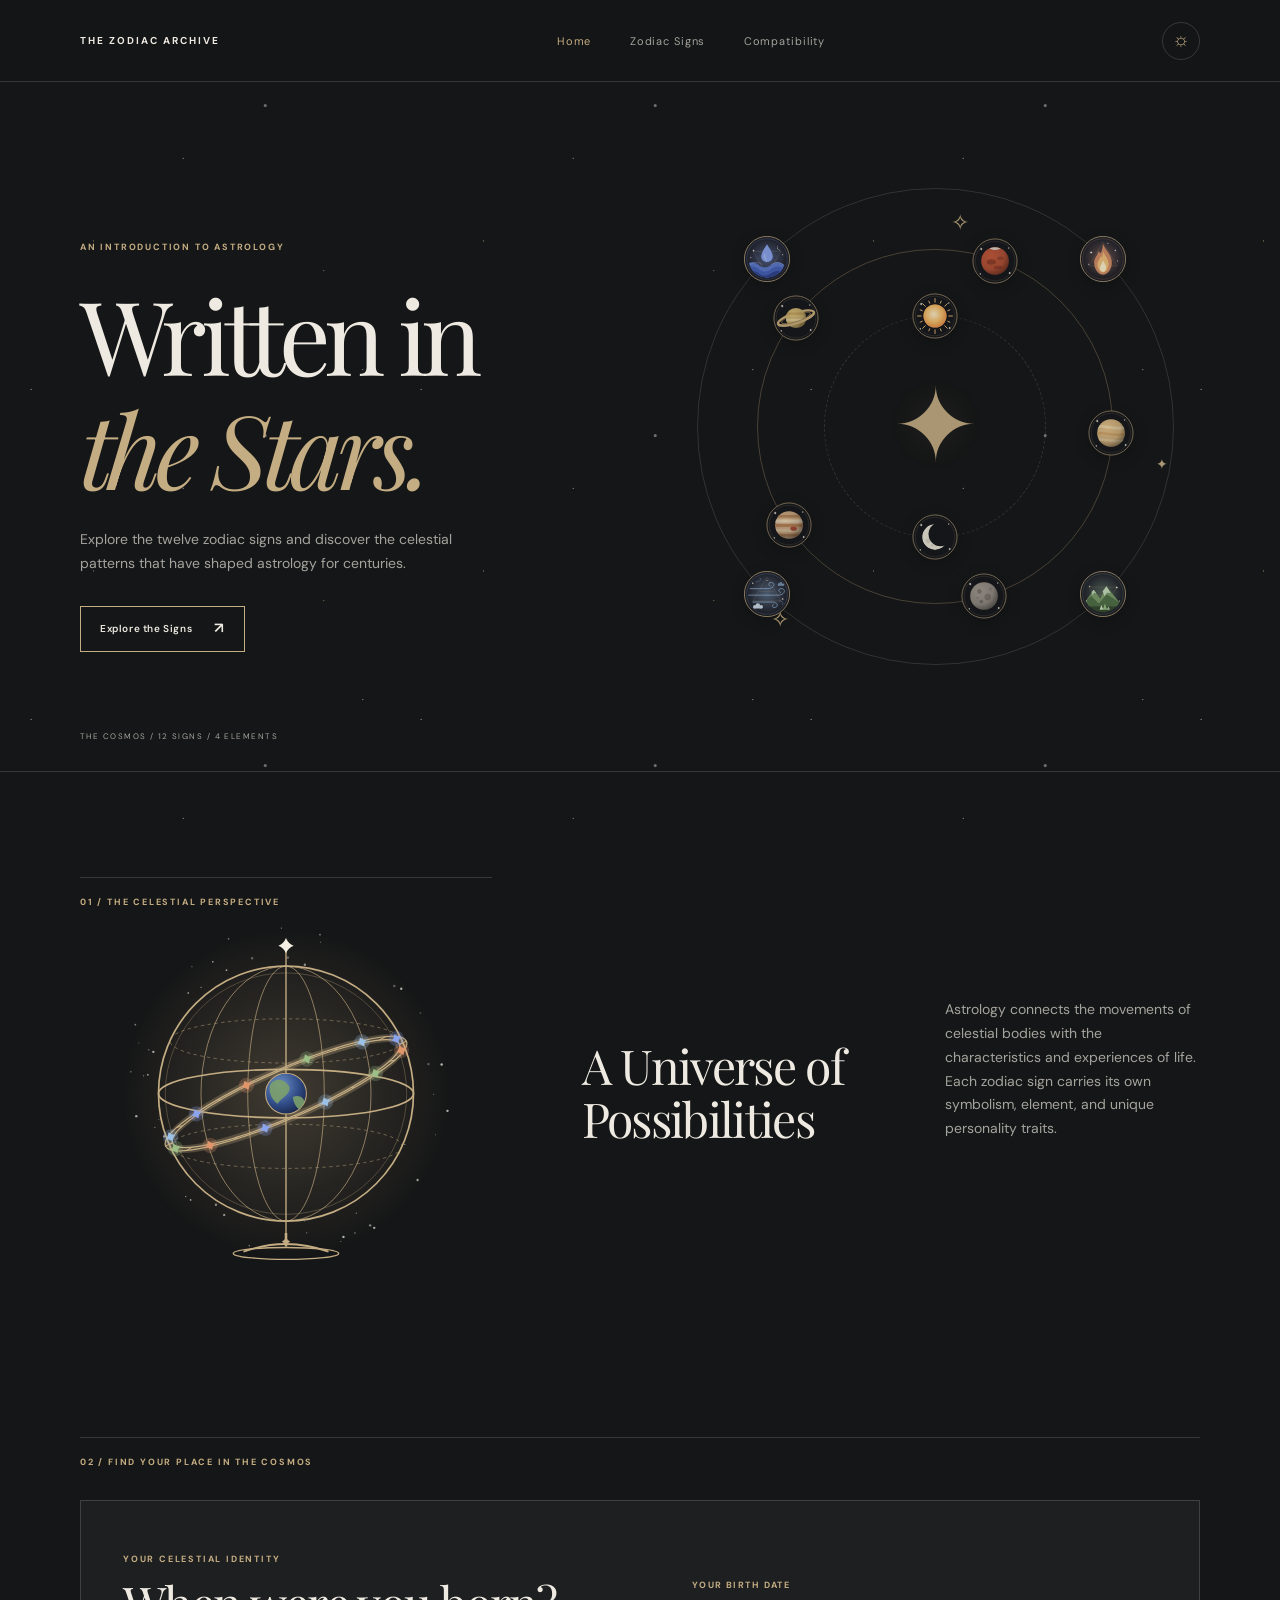
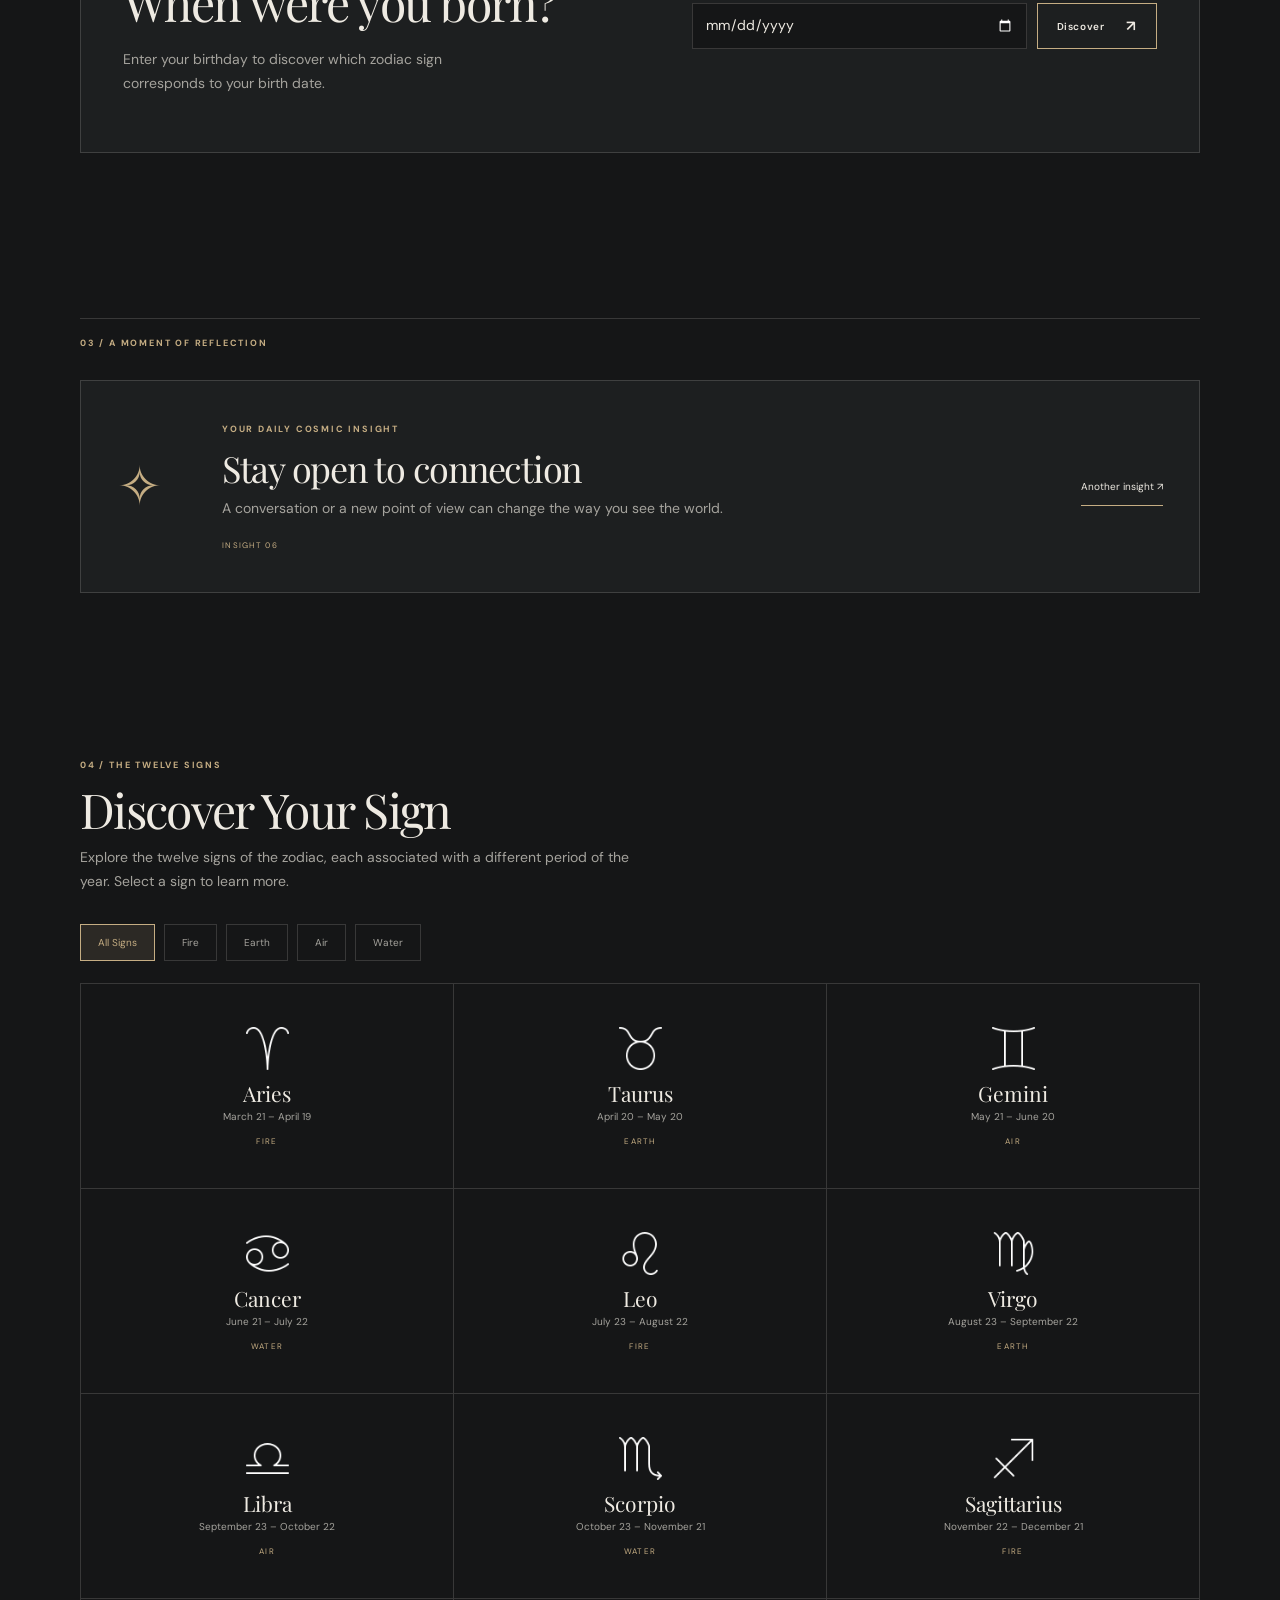
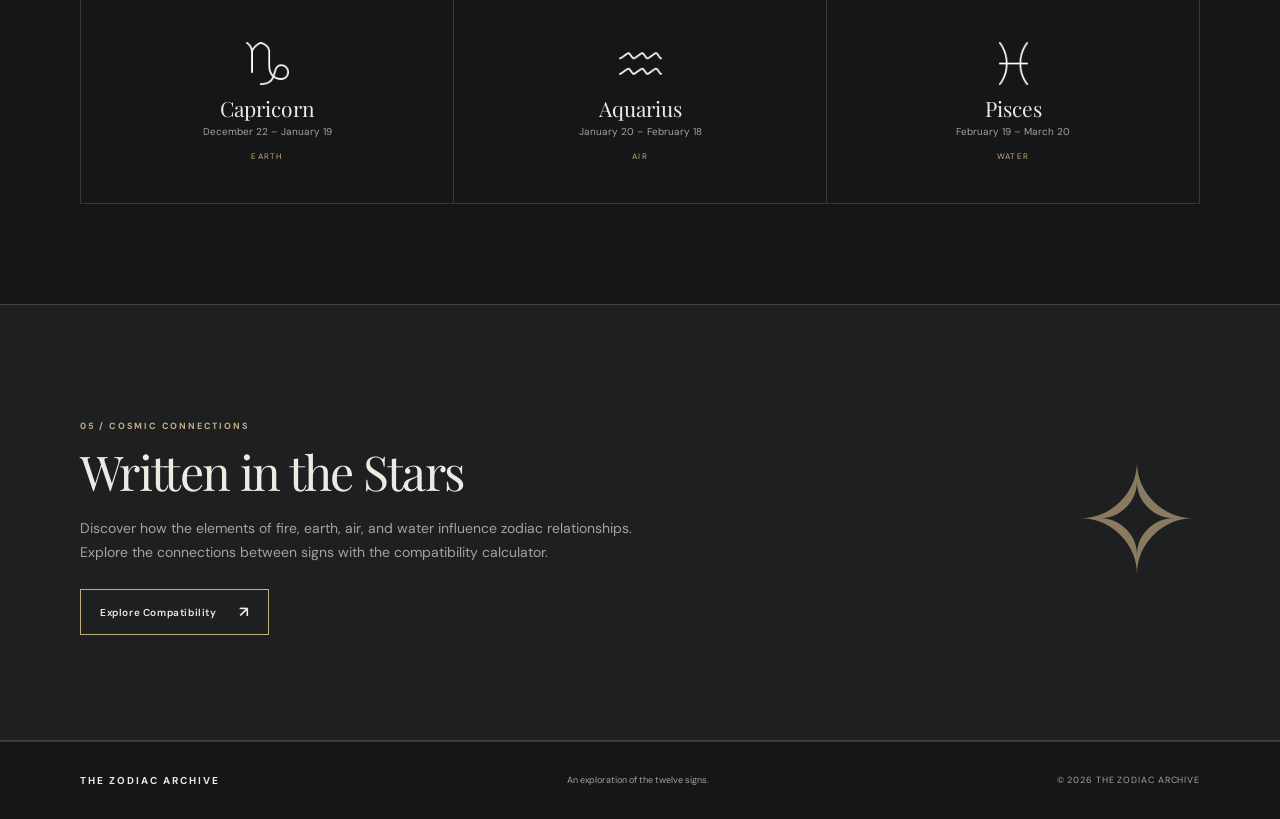
<file: index.html>
<!DOCTYPE html>
<html lang="en">
<head>
  <meta charset="UTF-8">
  <meta name="viewport" content="width=device-width, initial-scale=1.0">
  <meta name="description" content="Explore the twelve zodiac signs, astrology, and cosmic compatibility.">
  <title>The Zodiac Archive</title>
  <link rel="stylesheet" href="css/style.css">
  <script src="js/script.js" defer></script>
</head>
<body>
  <div class="star-background" aria-hidden="true"></div>
  <header class="site-header">
    <a href="index.html" class="site-logo">THE ZODIAC ARCHIVE</a>
    <nav aria-label="Main navigation">
      <ul>
        <li><a href="index.html" class="active">Home</a></li>
        <li><a href="zodiac.html">Zodiac Signs</a></li>
        <li><a href="compatibility.html">Compatibility</a></li>
      </ul>
    </nav>
    <button class="theme-toggle" id="theme-toggle" type="button" aria-label="Toggle light and dark theme">
      <span id="theme-icon" aria-hidden="true">☼</span>
    </button>
  </header>

  <main>
    <section class="hero">
      <div class="hero-content reveal">
        <p class="eyebrow">AN INTRODUCTION TO ASTROLOGY</p>
        <h1>Written in<br><span>the Stars.</span></h1>
        <p class="hero-description">Explore the twelve zodiac signs and discover the celestial patterns that have shaped astrology for centuries.</p>
        <a href="#discover" class="button">Explore the Signs <span>↗</span></a>
      </div>
      <div class="hero-visual" aria-hidden="true">
        <div class="orbit orbit-one"><span class="orbit-body" style="left:85.36%;top:14.64%"><img src="images/elements/fire-icon.svg" alt="Illustration of the Fire element" width="44" height="44"></span><span class="orbit-body" style="left:85.36%;top:85.36%"><img src="images/elements/earth-icon.svg" alt="Illustration of the Earth element" width="44" height="44"></span><span class="orbit-body" style="left:14.64%;top:85.36%"><img src="images/elements/air-icon.svg" alt="Illustration of the Air element" width="44" height="44"></span><span class="orbit-body" style="left:14.64%;top:14.64%"><img src="images/elements/water-icon.svg" alt="Illustration of the Water element" width="44" height="44"></span></div>
        <div class="orbit orbit-two"><span class="orbit-body" style="left:67.10%;top:3.02%"><img src="images/planets/mars.svg" alt="Illustration of Mars" width="44" height="44"></span><span class="orbit-body" style="left:99.97%;top:51.74%"><img src="images/planets/venus.svg" alt="Illustration of Venus" width="44" height="44"></span><span class="orbit-body" style="left:63.78%;top:98.06%"><img src="images/planets/mercury.svg" alt="Illustration of Mercury" width="44" height="44"></span><span class="orbit-body" style="left:8.55%;top:77.96%"><img src="images/planets/jupiter.svg" alt="Illustration of Jupiter" width="44" height="44"></span><span class="orbit-body" style="left:10.60%;top:19.22%"><img src="images/planets/saturn.svg" alt="Illustration of Saturn" width="44" height="44"></span></div>
        <div class="orbit orbit-three"><span class="orbit-body" style="left:50.00%;top:0.00%"><img src="images/planets/sun.svg" alt="Illustration of Sun" width="44" height="44"></span><span class="orbit-body" style="left:50.00%;top:100.00%"><img src="images/planets/moon.svg" alt="Illustration of Moon" width="44" height="44"></span></div>
        <div class="orbit-center">✦</div>
        <span class="orbit-star star-one">✧</span><span class="orbit-star star-two">✦</span><span class="orbit-star star-three">✧</span>
      </div>
      <span class="hero-caption">THE COSMOS / 12 SIGNS / 4 ELEMENTS</span>
    </section>

    <section class="intro section-container reveal">
      <div class="section-label">01 / THE CELESTIAL PERSPECTIVE</div>
      <div class="intro-content">
        <h2>A Universe of<br>Possibilities</h2>
        <p>Astrology connects the movements of celestial bodies with the characteristics and experiences of life. Each zodiac sign carries its own symbolism, element, and unique personality traits.</p>
      </div>
  <img src="images/hero/armillary.svg" alt="Illustration of an armillary sphere, an astronomical instrument of nested golden rings around a small globe" class="intro-art" width="360" height="360" loading="lazy">
    </section>

    <section class="birthday-section section-container reveal">
      <div class="section-label">02 / FIND YOUR PLACE IN THE COSMOS</div>
      <div class="birthday-content">
        <div>
          <p class="eyebrow">YOUR CELESTIAL IDENTITY</p>
          <h2>When were you born?</h2>
          <p>Enter your birthday to discover which zodiac sign corresponds to your birth date.</p>
        </div>
        <form id="birthday-form" class="birthday-form">
          <label for="birthday">YOUR BIRTH DATE</label>
          <div class="birthday-input-row">
            <input type="date" id="birthday" required>
            <button type="submit" class="button">Discover <span>↗</span></button>
          </div>
          <div id="birthday-result" class="birthday-result" aria-live="polite"></div>
        </form>
      </div>
    </section>

    <section class="daily-section section-container reveal">
      <div class="section-label">03 / A MOMENT OF REFLECTION</div>
      <div class="daily-card">
        <span class="daily-symbol" aria-hidden="true">✧</span>
        <div>
          <p class="eyebrow">YOUR DAILY COSMIC INSIGHT</p>
          <h2 id="daily-title">A thought among the stars</h2>
          <p id="daily-message">The universe is always moving. Take a moment to notice the possibilities around you.</p>
          <span id="daily-number" class="daily-number">INSIGHT 01</span>
        </div>
        <button id="next-insight" class="text-button" type="button">Another insight ↗</button>
      </div>
    </section>

    <section class="featured-signs section-container" id="discover">
      <div class="section-heading reveal">
        <div>
          <p class="eyebrow">04 / THE TWELVE SIGNS</p>
          <h2>Discover Your Sign</h2>
          <p>Explore the twelve signs of the zodiac, each associated with a different period of the year. Select a sign to learn more.</p>
        </div>
      </div>
      <div class="filter-controls" aria-label="Filter zodiac signs">
        <button class="filter-button active" data-filter="all" type="button" aria-pressed="true">All Signs</button>
        <button class="filter-button" data-filter="Fire" type="button" aria-pressed="false">Fire</button>
        <button class="filter-button" data-filter="Earth" type="button" aria-pressed="false">Earth</button>
        <button class="filter-button" data-filter="Air" type="button" aria-pressed="false">Air</button>
        <button class="filter-button" data-filter="Water" type="button" aria-pressed="false">Water</button>
      </div>
      <div class="zodiac-grid">
        <a href="zodiac.html#aries" class="zodiac-card" data-element="Fire"><img src="images/icons8-aries-50.png" alt="Aries zodiac symbol" class="zodiac-icon"><h3>Aries</h3><p>March 21 – April 19</p><span class="element-label">FIRE</span><span class="card-arrow">↗</span></a>
        <a href="zodiac.html#taurus" class="zodiac-card" data-element="Earth"><img src="images/icons8-taurus-50.png" alt="Taurus zodiac symbol" class="zodiac-icon"><h3>Taurus</h3><p>April 20 – May 20</p><span class="element-label">EARTH</span><span class="card-arrow">↗</span></a>
        <a href="zodiac.html#gemini" class="zodiac-card" data-element="Air"><img src="images/icons8-gemini-50.png" alt="Gemini zodiac symbol" class="zodiac-icon"><h3>Gemini</h3><p>May 21 – June 20</p><span class="element-label">AIR</span><span class="card-arrow">↗</span></a>
        <a href="zodiac.html#cancer" class="zodiac-card" data-element="Water"><img src="images/icons8-cancer-50.png" alt="Cancer zodiac symbol" class="zodiac-icon"><h3>Cancer</h3><p>June 21 – July 22</p><span class="element-label">WATER</span><span class="card-arrow">↗</span></a>
        <a href="zodiac.html#leo" class="zodiac-card" data-element="Fire"><img src="images/icons8-leo-50.png" alt="Leo zodiac symbol" class="zodiac-icon"><h3>Leo</h3><p>July 23 – August 22</p><span class="element-label">FIRE</span><span class="card-arrow">↗</span></a>
        <a href="zodiac.html#virgo" class="zodiac-card" data-element="Earth"><img src="images/icons8-virgo-50.png" alt="Virgo zodiac symbol" class="zodiac-icon"><h3>Virgo</h3><p>August 23 – September 22</p><span class="element-label">EARTH</span><span class="card-arrow">↗</span></a>
        <a href="zodiac.html#libra" class="zodiac-card" data-element="Air"><img src="images/icons8-libra-50.png" alt="Libra zodiac symbol" class="zodiac-icon"><h3>Libra</h3><p>September 23 – October 22</p><span class="element-label">AIR</span><span class="card-arrow">↗</span></a>
        <a href="zodiac.html#scorpio" class="zodiac-card" data-element="Water"><img src="images/icons8-scorpio-50.png" alt="Scorpio zodiac symbol" class="zodiac-icon"><h3>Scorpio</h3><p>October 23 – November 21</p><span class="element-label">WATER</span><span class="card-arrow">↗</span></a>
        <a href="zodiac.html#sagittarius" class="zodiac-card" data-element="Fire"><img src="images/icons8-sagittarius-50.png" alt="Sagittarius zodiac symbol" class="zodiac-icon"><h3>Sagittarius</h3><p>November 22 – December 21</p><span class="element-label">FIRE</span><span class="card-arrow">↗</span></a>
        <a href="zodiac.html#capricorn" class="zodiac-card" data-element="Earth"><img src="images/icons8-capricorn-50.png" alt="Capricorn zodiac symbol" class="zodiac-icon"><h3>Capricorn</h3><p>December 22 – January 19</p><span class="element-label">EARTH</span><span class="card-arrow">↗</span></a>
        <a href="zodiac.html#aquarius" class="zodiac-card" data-element="Air"><img src="images/icons8-aquarius-50.png" alt="Aquarius zodiac symbol" class="zodiac-icon"><h3>Aquarius</h3><p>January 20 – February 18</p><span class="element-label">AIR</span><span class="card-arrow">↗</span></a>
        <a href="zodiac.html#pisces" class="zodiac-card" data-element="Water"><img src="images/icons8-pisces-50.png" alt="Pisces zodiac symbol" class="zodiac-icon"><h3>Pisces</h3><p>February 19 – March 20</p><span class="element-label">WATER</span><span class="card-arrow">↗</span></a>
      </div>
    </section>

    <section class="compatibility-preview">
      <div class="section-container compatibility-preview-content reveal">
        <div>
          <p class="eyebrow">05 / COSMIC CONNECTIONS</p>
          <h2>Written in the Stars</h2>
          <p>Discover how the elements of fire, earth, air, and water influence zodiac relationships. Explore the connections between signs with the compatibility calculator.</p>
          <a href="compatibility.html" class="button">Explore Compatibility <span>↗</span></a>
        </div>
        <div class="preview-symbol" aria-hidden="true">✧</div>
      </div>
    </section>
  </main>

  <footer class="site-footer">
    <a href="index.html" class="footer-logo">THE ZODIAC ARCHIVE</a>
    <p>An exploration of the twelve signs.</p>
    <span>© 2026 THE ZODIAC ARCHIVE</span>
  </footer>
</body>
</html>
</file>
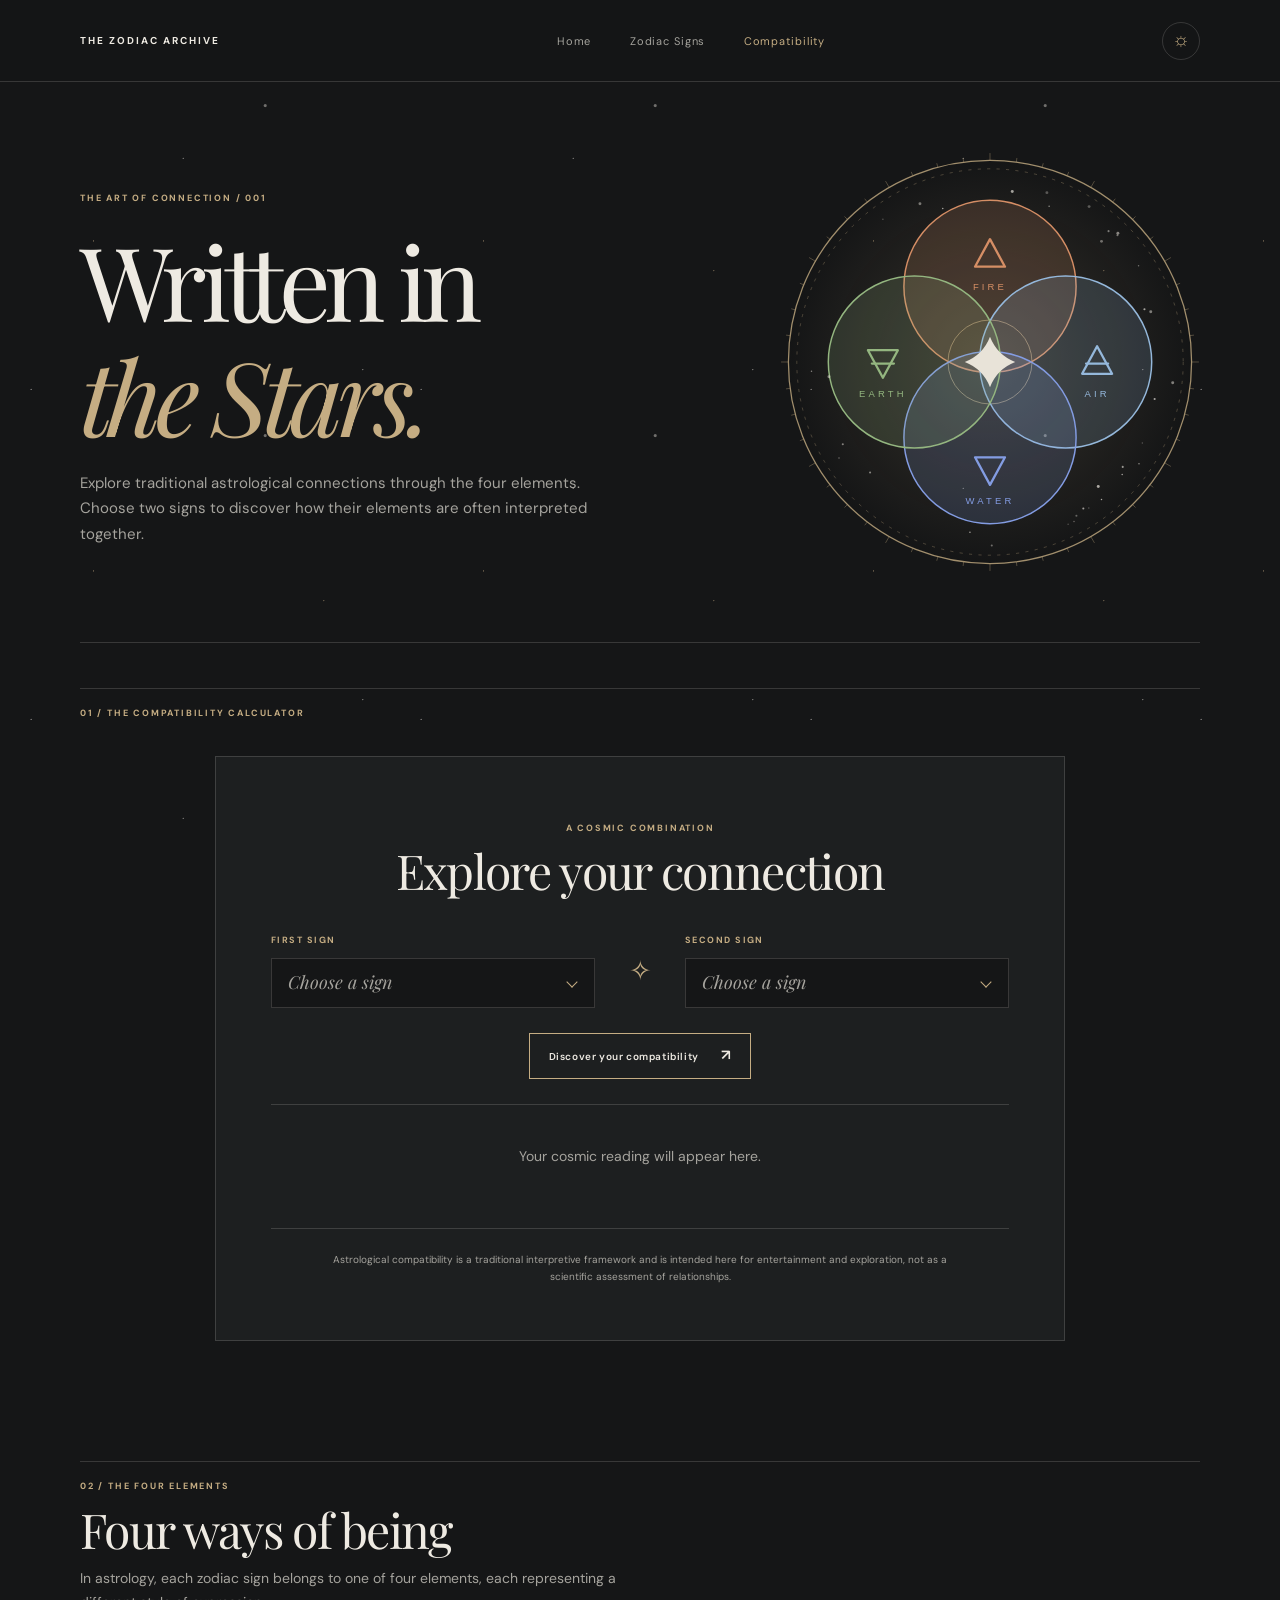
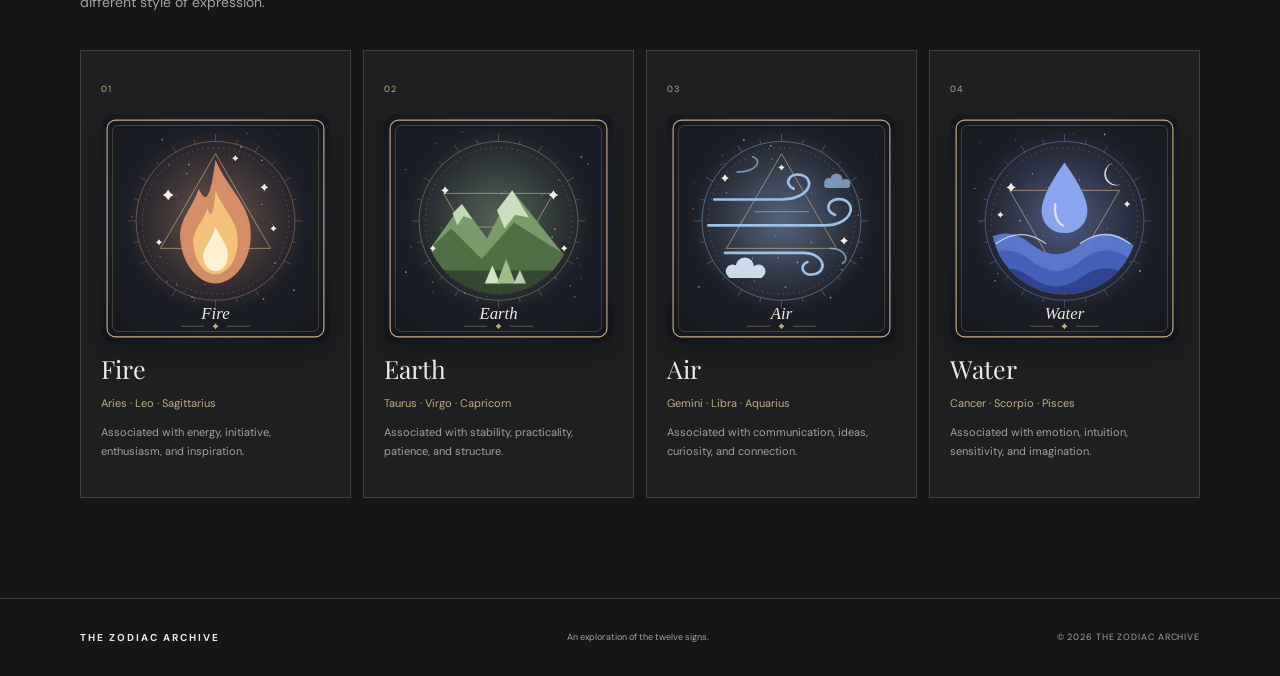
<file: compatibility.html>
<!DOCTYPE html>
<html lang="en">
<head>
  <meta charset="UTF-8">
  <meta name="viewport" content="width=device-width, initial-scale=1.0">
  <meta name="description" content="Explore zodiac compatibility through the four astrological elements.">
  <title>Compatibility | The Zodiac Archive</title>
  <link rel="stylesheet" href="css/style.css">
  <script src="js/script.js" defer></script>
</head>
<body>
  <div class="star-background" aria-hidden="true"></div>
  <header class="site-header">
    <a href="index.html" class="site-logo">THE ZODIAC ARCHIVE</a>
    <nav aria-label="Main navigation"><ul>
      <li><a href="index.html">Home</a></li>
      <li><a href="zodiac.html">Zodiac Signs</a></li>
      <li><a href="compatibility.html" class="active">Compatibility</a></li>
    </ul></nav>
    <button class="theme-toggle" id="theme-toggle" type="button" aria-label="Toggle light and dark theme"><span id="theme-icon" aria-hidden="true">☼</span></button>
  </header>

  <main>
    <section class="page-hero section-container">
      <p class="eyebrow">THE ART OF CONNECTION / 001</p>
      <h1>Written in<br><span>the Stars.</span></h1>
      <p class="page-intro">Explore traditional astrological connections through the four elements. Choose two signs to discover how their elements are often interpreted together.</p>
      <img src="images/hero/elements.svg" alt="Decorative artwork of four overlapping circles representing fire, earth, air and water" class="page-hero-visual" width="420" height="420">
    </section>

    <section class="calculator-section section-container">
      <div class="section-label">01 / THE COMPATIBILITY CALCULATOR</div>
      <div class="calculator-panel">
        <p class="eyebrow">A COSMIC COMBINATION</p>
        <h2>Explore your connection</h2>
        <div class="sign-selection">
          <div class="sign-input">
            <label for="sign1">FIRST SIGN</label>
            <select id="sign1">
              <option value="">Choose a sign</option>
              <option>Aries</option><option>Taurus</option><option>Gemini</option><option>Cancer</option>
              <option>Leo</option><option>Virgo</option><option>Libra</option><option>Scorpio</option>
              <option>Sagittarius</option><option>Capricorn</option><option>Aquarius</option><option>Pisces</option>
            </select>
          </div>
          <span class="connection-symbol" aria-hidden="true">✧</span>
          <div class="sign-input">
            <label for="sign2">SECOND SIGN</label>
            <select id="sign2">
              <option value="">Choose a sign</option>
              <option>Aries</option><option>Taurus</option><option>Gemini</option><option>Cancer</option>
              <option>Leo</option><option>Virgo</option><option>Libra</option><option>Scorpio</option>
              <option>Sagittarius</option><option>Capricorn</option><option>Aquarius</option><option>Pisces</option>
            </select>
          </div>
        </div>
        <button id="calculate-btn" class="button calculate-button" type="button">Discover your compatibility <span>↗</span></button>
        <div id="compatibility-result" class="compatibility-result" aria-live="polite">
          <p class="result-placeholder">Your cosmic reading will appear here.</p>
        </div>
        <p class="disclaimer">Astrological compatibility is a traditional interpretive framework and is intended here for entertainment and exploration, not as a scientific assessment of relationships.</p>
      </div>
    </section>

    <section class="elements-section section-container">
      <div class="section-label">02 / THE FOUR ELEMENTS</div>
      <div class="section-heading">
        <div><h2>Four ways of being</h2><p>In astrology, each zodiac sign belongs to one of four elements, each representing a different style of expression.</p></div>
      </div>
      <div class="element-grid">
        <article class="element-card"><span class="element-number">01</span><img src="images/elements/fire.svg" alt="Fire element illustration: a golden flame inside an upward triangle" class="element-art" width="300" height="300" loading="lazy"><h3>Fire</h3><p>Aries · Leo · Sagittarius</p><p>Associated with energy, initiative, enthusiasm, and inspiration.</p></article>
        <article class="element-card"><span class="element-number">02</span><img src="images/elements/earth.svg" alt="Earth element illustration: green mountains and crystals inside a downward triangle" class="element-art" width="300" height="300" loading="lazy"><h3>Earth</h3><p>Taurus · Virgo · Capricorn</p><p>Associated with stability, practicality, patience, and structure.</p></article>
        <article class="element-card"><span class="element-number">03</span><img src="images/elements/air.svg" alt="Air element illustration: swirling wind lines and clouds inside an upward triangle" class="element-art" width="300" height="300" loading="lazy"><h3>Air</h3><p>Gemini · Libra · Aquarius</p><p>Associated with communication, ideas, curiosity, and connection.</p></article>
        <article class="element-card"><span class="element-number">04</span><img src="images/elements/water.svg" alt="Water element illustration: layered waves, a droplet and a crescent moon inside a downward triangle" class="element-art" width="300" height="300" loading="lazy"><h3>Water</h3><p>Cancer · Scorpio · Pisces</p><p>Associated with emotion, intuition, sensitivity, and imagination.</p></article>
      </div>
    </section>
  </main>

  <footer class="site-footer">
    <a href="index.html" class="footer-logo">THE ZODIAC ARCHIVE</a>
    <p>An exploration of the twelve signs.</p>
    <span>© 2026 THE ZODIAC ARCHIVE</span>
  </footer>
</body>
</html>
</file>
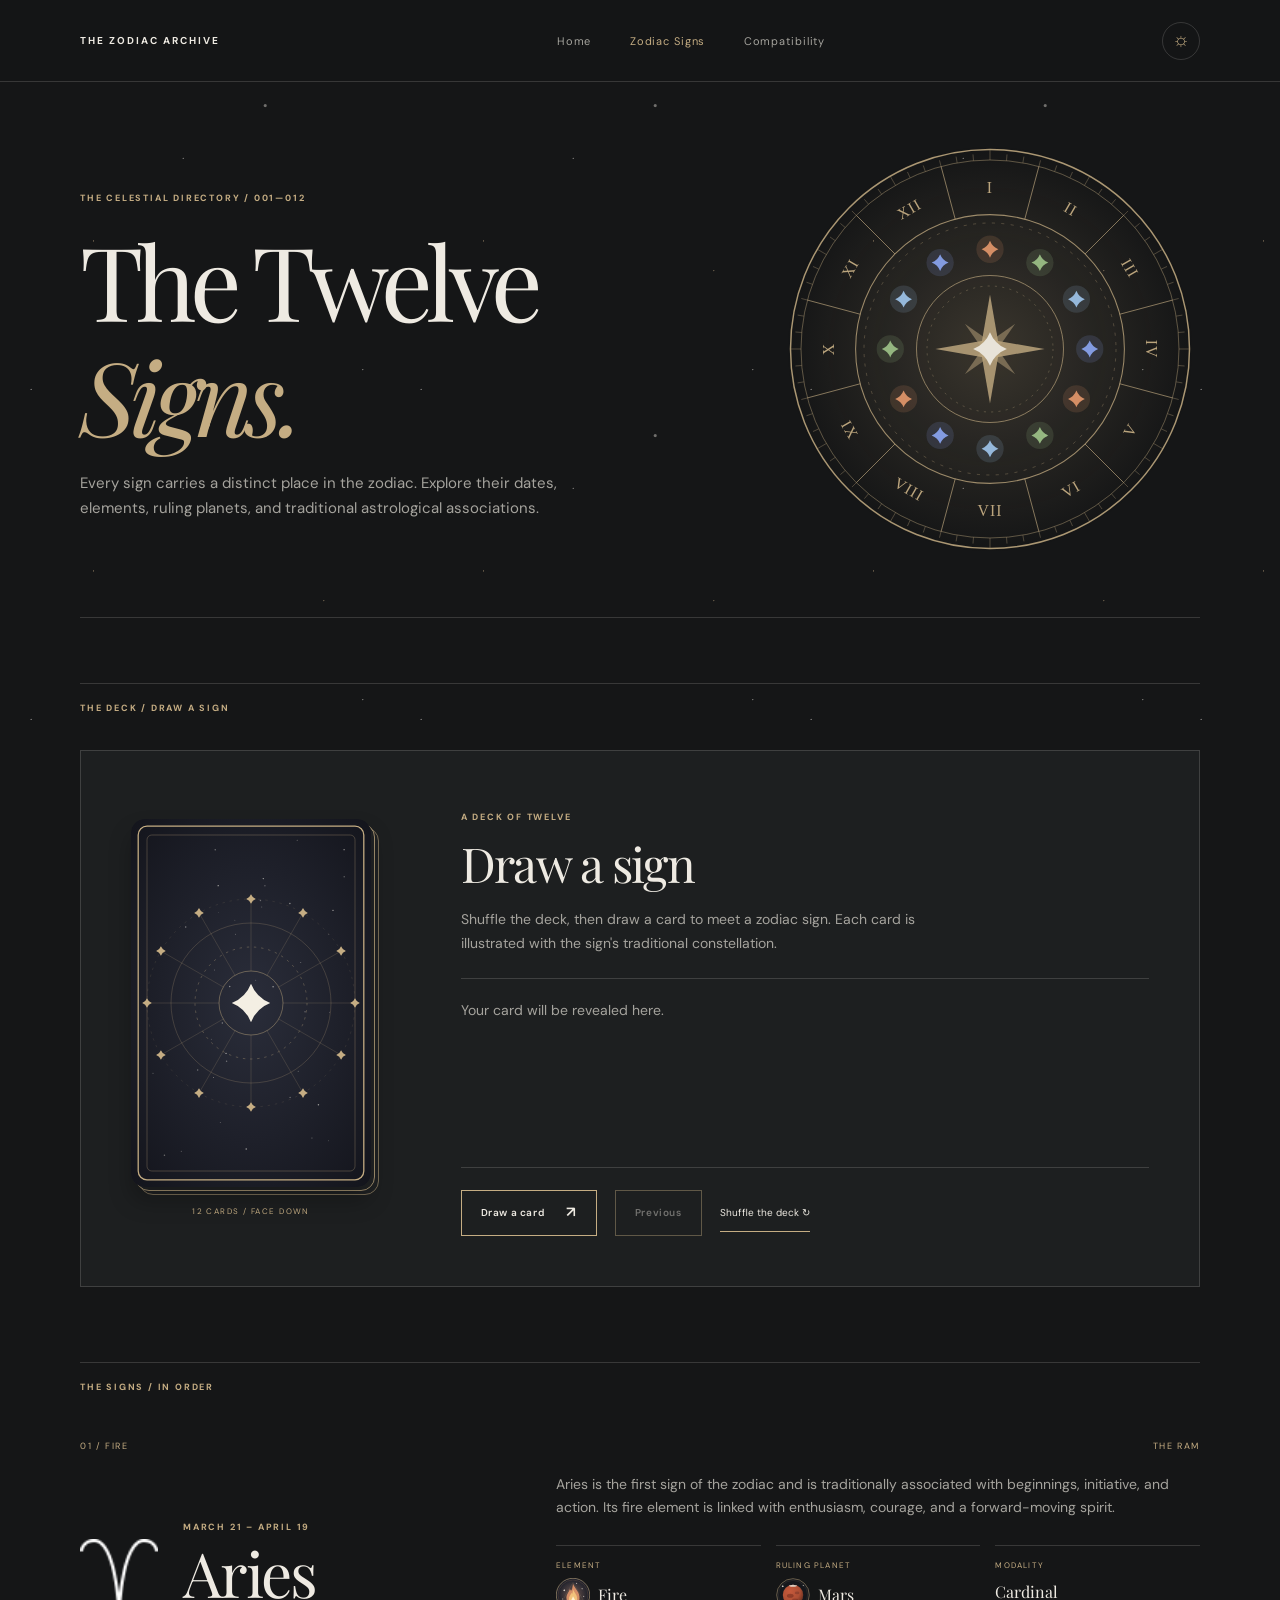
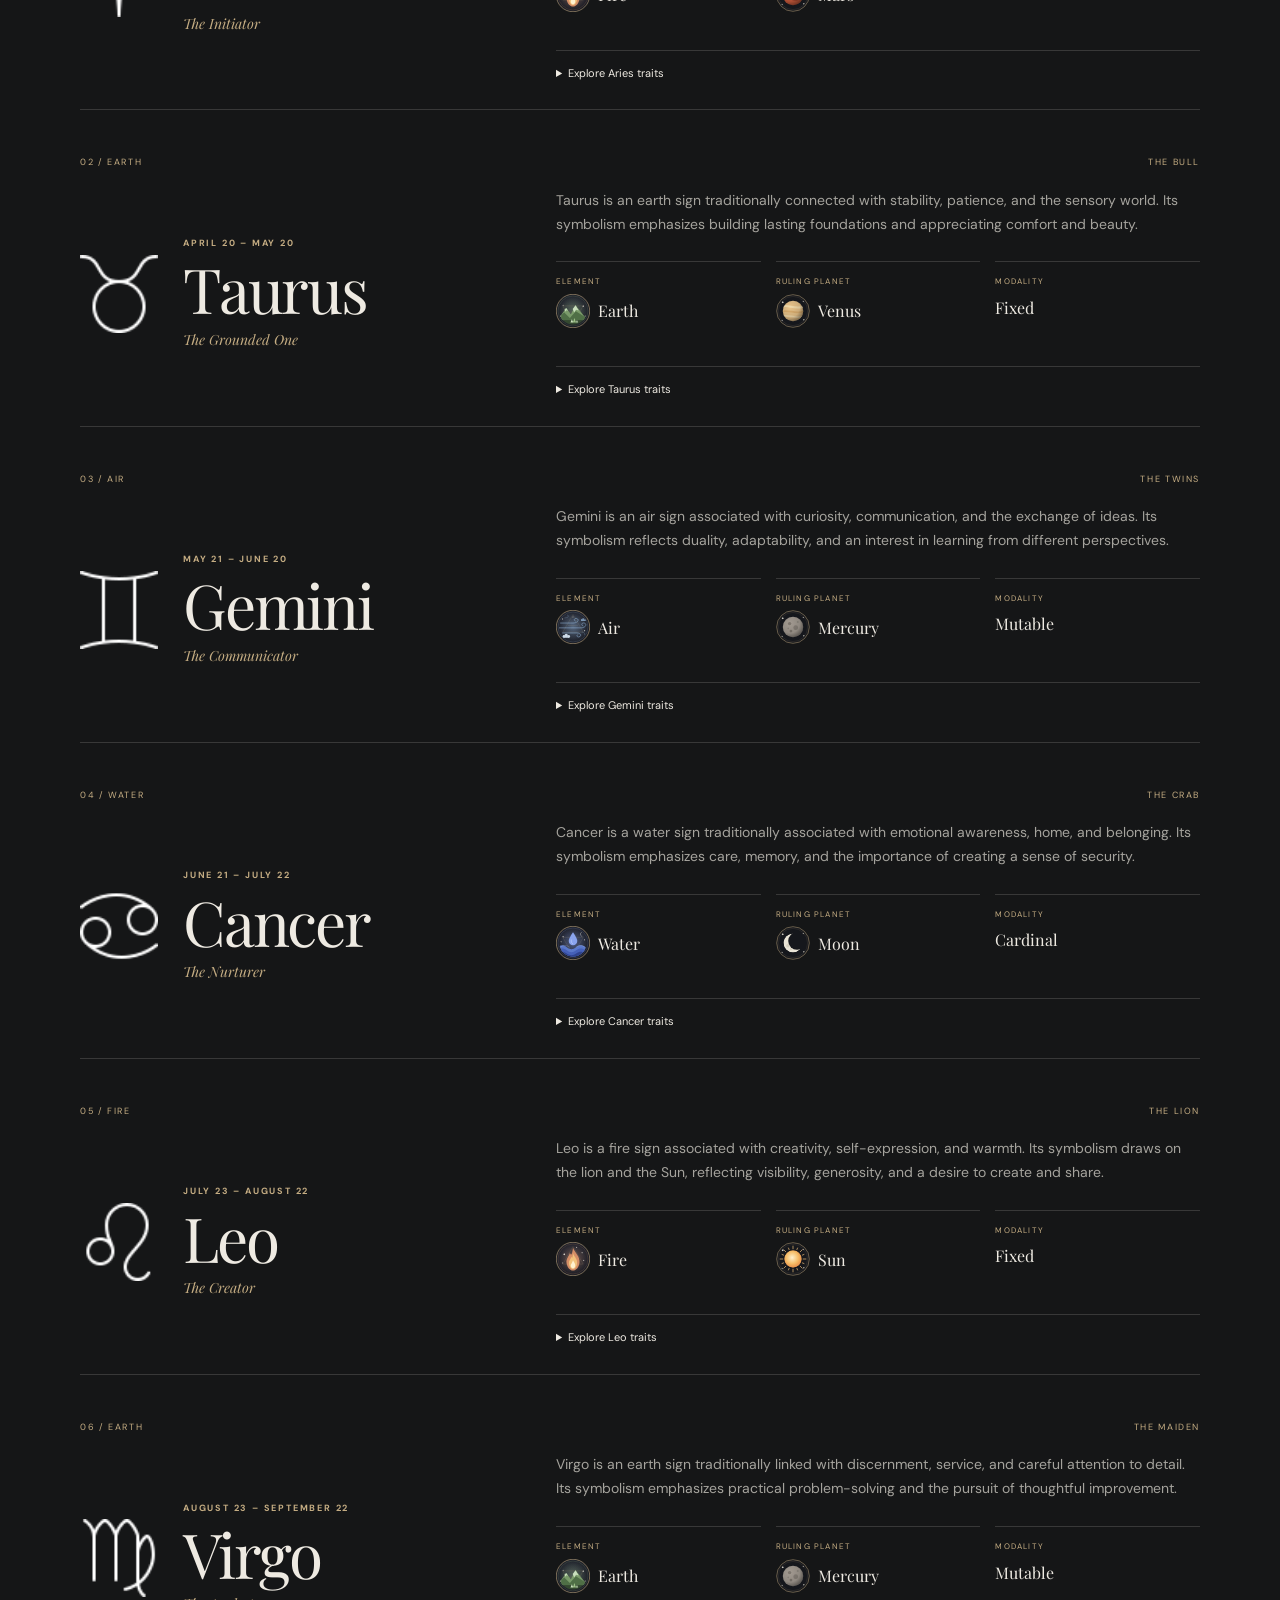
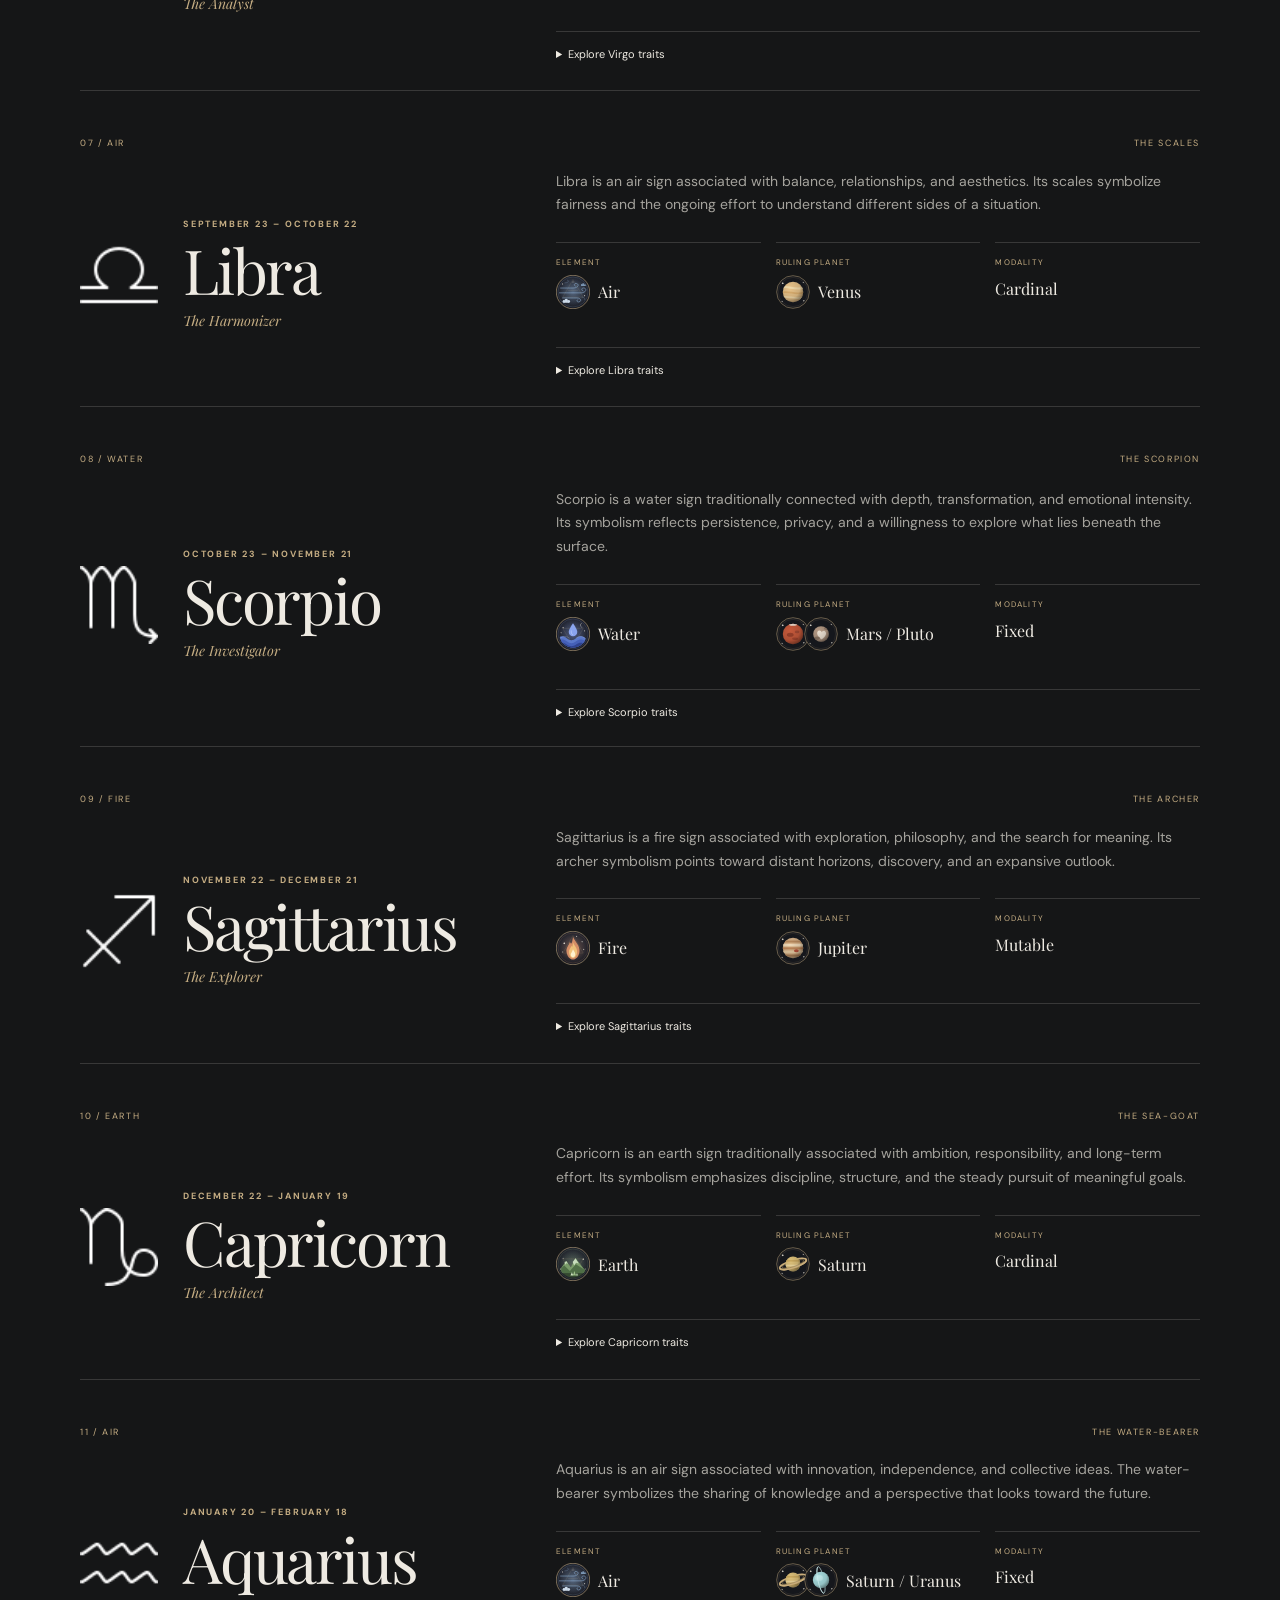
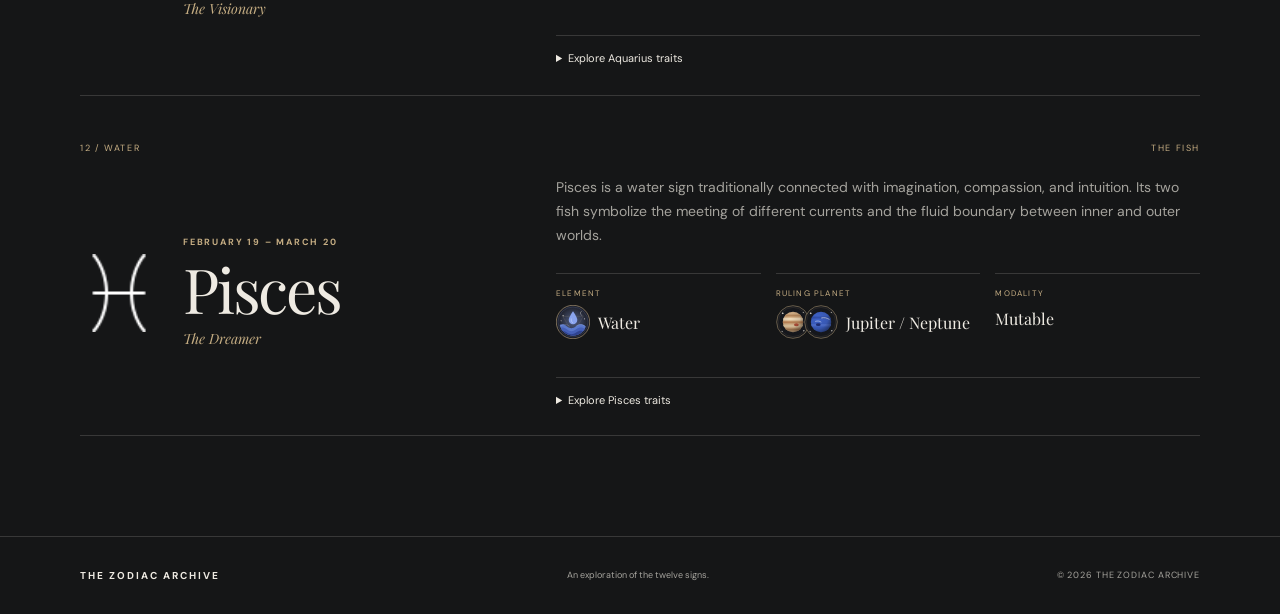
<file: zodiac.html>
<!DOCTYPE html>
<html lang="en">
<head>
  <meta charset="UTF-8">
  <meta name="viewport" content="width=device-width, initial-scale=1.0">
  <meta name="description" content="Learn about all twelve zodiac signs, their elements, qualities, and symbolism.">
  <title>The Twelve Signs | The Zodiac Archive</title>
  <link rel="stylesheet" href="css/style.css">
  <script src="js/script.js" defer></script>
</head>
<body>
  <div class="star-background" aria-hidden="true"></div>
  <header class="site-header">
    <a href="index.html" class="site-logo">THE ZODIAC ARCHIVE</a>
    <nav aria-label="Main navigation"><ul>
      <li><a href="index.html">Home</a></li>
      <li><a href="zodiac.html" class="active">Zodiac Signs</a></li>
      <li><a href="compatibility.html">Compatibility</a></li>
    </ul></nav>
    <button class="theme-toggle" id="theme-toggle" type="button" aria-label="Toggle light and dark theme"><span id="theme-icon" aria-hidden="true">☼</span></button>
  </header>

  <main>
    <section class="page-hero section-container">
      <p class="eyebrow">THE CELESTIAL DIRECTORY / 001—012</p>
      <h1>The Twelve<br><span>Signs.</span></h1>
      <p class="page-intro">Every sign carries a distinct place in the zodiac. Explore their dates, elements, ruling planets, and traditional astrological associations.</p>
      <div class="page-hero-visual"><img src="images/hero/zodiac-wheel.svg" alt="Decorative zodiac wheel with twelve sections numbered in Roman numerals" class="page-hero-spin" width="420" height="420"></div>
    </section>

    <section class="deck-section section-container" aria-labelledby="deck-title">
      <div class="section-label">THE DECK / DRAW A SIGN</div>
      <div class="deck-layout">
        <div class="deck-stage">
          <div class="deck-stack">
            <div class="tarot-card" id="tarot-card">
              <div class="tarot-inner" id="tarot-inner">
                <img src="images/cards/card-back.svg" alt="Face-down tarot-style card decorated with stars" class="tarot-face tarot-back" width="300" height="460">
                <img src="images/cards/aries.svg" alt="" class="tarot-face tarot-front" id="tarot-front" width="300" height="460">
              </div>
            </div>
          </div>
          <p class="deck-count" id="deck-count">12 CARDS / FACE DOWN</p>
        </div>
        <div class="deck-panel">
          <p class="eyebrow">A DECK OF TWELVE</p>
          <h2 id="deck-title">Draw a sign</h2>
          <p class="deck-intro">Shuffle the deck, then draw a card to meet a zodiac sign. Each card is illustrated with the sign's traditional constellation.</p>
          <div class="deck-reading" id="deck-reading" aria-live="polite">
            <p class="result-placeholder">Your card will be revealed here.</p>
          </div>
          <div class="deck-controls">
            <button class="button" id="deck-draw" type="button">Draw a card <span>↗</span></button>
            <button class="button" id="deck-prev" type="button" disabled>Previous</button>
            <button class="text-button" id="deck-shuffle" type="button">Shuffle the deck ↻</button>
          </div>
        </div>
      </div>
    </section>

    <section class="zodiac-directory section-container">
      <div class="section-label">THE SIGNS / IN ORDER</div>

      <article class="sign-detail reveal" id="aries">
        <div class="sign-topline"><span>01 / FIRE</span><span>THE RAM</span></div>
        <div class="sign-main">
          <img src="images/icons8-aries-50.png" alt="Aries zodiac symbol" class="sign-large-icon">
          <div><p class="eyebrow">MARCH 21 – APRIL 19</p><h2>Aries</h2><p class="sign-tagline">The Initiator</p></div>
        </div>
        <div class="sign-information">
          <p>Aries is the first sign of the zodiac and is traditionally associated with beginnings, initiative, and action. Its fire element is linked with enthusiasm, courage, and a forward-moving spirit.</p>
          <div class="sign-facts"><div><span>ELEMENT</span><strong class="planet-line"><img src="images/elements/fire-icon.svg" alt="Illustration of the Fire element" class="planet-icon" width="34" height="34" loading="lazy">Fire</strong></div><div><span>RULING PLANET</span><strong class="planet-line"><img src="images/planets/mars.svg" alt="Illustration of Mars" class="planet-icon" width="34" height="34" loading="lazy">Mars</strong></div><div><span>MODALITY</span><strong>Cardinal</strong></div></div>
          <details class="fact-details"><summary>Explore Aries traits</summary><p><strong>Often associated with:</strong> confidence, energy, independence, and directness.</p><p><strong>Growth areas:</strong> patience, pacing, and considering other perspectives.</p></details>
        </div>
      </article>

      <article class="sign-detail reveal" id="taurus">
        <div class="sign-topline"><span>02 / EARTH</span><span>THE BULL</span></div>
        <div class="sign-main"><img src="images/icons8-taurus-50.png" alt="Taurus zodiac symbol" class="sign-large-icon"><div><p class="eyebrow">APRIL 20 – MAY 20</p><h2>Taurus</h2><p class="sign-tagline">The Grounded One</p></div></div>
        <div class="sign-information"><p>Taurus is an earth sign traditionally connected with stability, patience, and the sensory world. Its symbolism emphasizes building lasting foundations and appreciating comfort and beauty.</p><div class="sign-facts"><div><span>ELEMENT</span><strong class="planet-line"><img src="images/elements/earth-icon.svg" alt="Illustration of the Earth element" class="planet-icon" width="34" height="34" loading="lazy">Earth</strong></div><div><span>RULING PLANET</span><strong class="planet-line"><img src="images/planets/venus.svg" alt="Illustration of Venus" class="planet-icon" width="34" height="34" loading="lazy">Venus</strong></div><div><span>MODALITY</span><strong>Fixed</strong></div></div><details class="fact-details"><summary>Explore Taurus traits</summary><p><strong>Often associated with:</strong> reliability, loyalty, persistence, and practicality.</p><p><strong>Growth areas:</strong> flexibility, adapting to change, and letting go of routines.</p></details></div>
      </article>

      <article class="sign-detail reveal" id="gemini">
        <div class="sign-topline"><span>03 / AIR</span><span>THE TWINS</span></div>
        <div class="sign-main"><img src="images/icons8-gemini-50.png" alt="Gemini zodiac symbol" class="sign-large-icon"><div><p class="eyebrow">MAY 21 – JUNE 20</p><h2>Gemini</h2><p class="sign-tagline">The Communicator</p></div></div>
        <div class="sign-information"><p>Gemini is an air sign associated with curiosity, communication, and the exchange of ideas. Its symbolism reflects duality, adaptability, and an interest in learning from different perspectives.</p><div class="sign-facts"><div><span>ELEMENT</span><strong class="planet-line"><img src="images/elements/air-icon.svg" alt="Illustration of the Air element" class="planet-icon" width="34" height="34" loading="lazy">Air</strong></div><div><span>RULING PLANET</span><strong class="planet-line"><img src="images/planets/mercury.svg" alt="Illustration of Mercury" class="planet-icon" width="34" height="34" loading="lazy">Mercury</strong></div><div><span>MODALITY</span><strong>Mutable</strong></div></div><details class="fact-details"><summary>Explore Gemini traits</summary><p><strong>Often associated with:</strong> curiosity, wit, versatility, and sociability.</p><p><strong>Growth areas:</strong> follow-through, focus, and slowing down to reflect.</p></details></div>
      </article>

      <article class="sign-detail reveal" id="cancer">
        <div class="sign-topline"><span>04 / WATER</span><span>THE CRAB</span></div>
        <div class="sign-main"><img src="images/icons8-cancer-50.png" alt="Cancer zodiac symbol" class="sign-large-icon"><div><p class="eyebrow">JUNE 21 – JULY 22</p><h2>Cancer</h2><p class="sign-tagline">The Nurturer</p></div></div>
        <div class="sign-information"><p>Cancer is a water sign traditionally associated with emotional awareness, home, and belonging. Its symbolism emphasizes care, memory, and the importance of creating a sense of security.</p><div class="sign-facts"><div><span>ELEMENT</span><strong class="planet-line"><img src="images/elements/water-icon.svg" alt="Illustration of the Water element" class="planet-icon" width="34" height="34" loading="lazy">Water</strong></div><div><span>RULING PLANET</span><strong class="planet-line"><img src="images/planets/moon.svg" alt="Illustration of Moon" class="planet-icon" width="34" height="34" loading="lazy">Moon</strong></div><div><span>MODALITY</span><strong>Cardinal</strong></div></div><details class="fact-details"><summary>Explore Cancer traits</summary><p><strong>Often associated with:</strong> empathy, protectiveness, intuition, and devotion.</p><p><strong>Growth areas:</strong> boundaries, openness, and navigating emotional change.</p></details></div>
      </article>

      <article class="sign-detail reveal" id="leo">
        <div class="sign-topline"><span>05 / FIRE</span><span>THE LION</span></div>
        <div class="sign-main"><img src="images/icons8-leo-50.png" alt="Leo zodiac symbol" class="sign-large-icon"><div><p class="eyebrow">JULY 23 – AUGUST 22</p><h2>Leo</h2><p class="sign-tagline">The Creator</p></div></div>
        <div class="sign-information"><p>Leo is a fire sign associated with creativity, self-expression, and warmth. Its symbolism draws on the lion and the Sun, reflecting visibility, generosity, and a desire to create and share.</p><div class="sign-facts"><div><span>ELEMENT</span><strong class="planet-line"><img src="images/elements/fire-icon.svg" alt="Illustration of the Fire element" class="planet-icon" width="34" height="34" loading="lazy">Fire</strong></div><div><span>RULING PLANET</span><strong class="planet-line"><img src="images/planets/sun.svg" alt="Illustration of Sun" class="planet-icon" width="34" height="34" loading="lazy">Sun</strong></div><div><span>MODALITY</span><strong>Fixed</strong></div></div><details class="fact-details"><summary>Explore Leo traits</summary><p><strong>Often associated with:</strong> confidence, generosity, creativity, and enthusiasm.</p><p><strong>Growth areas:</strong> listening, humility, and sharing the spotlight.</p></details></div>
      </article>

      <article class="sign-detail reveal" id="virgo">
        <div class="sign-topline"><span>06 / EARTH</span><span>THE MAIDEN</span></div>
        <div class="sign-main"><img src="images/icons8-virgo-50.png" alt="Virgo zodiac symbol" class="sign-large-icon"><div><p class="eyebrow">AUGUST 23 – SEPTEMBER 22</p><h2>Virgo</h2><p class="sign-tagline">The Analyst</p></div></div>
        <div class="sign-information"><p>Virgo is an earth sign traditionally linked with discernment, service, and careful attention to detail. Its symbolism emphasizes practical problem-solving and the pursuit of thoughtful improvement.</p><div class="sign-facts"><div><span>ELEMENT</span><strong class="planet-line"><img src="images/elements/earth-icon.svg" alt="Illustration of the Earth element" class="planet-icon" width="34" height="34" loading="lazy">Earth</strong></div><div><span>RULING PLANET</span><strong class="planet-line"><img src="images/planets/mercury.svg" alt="Illustration of Mercury" class="planet-icon" width="34" height="34" loading="lazy">Mercury</strong></div><div><span>MODALITY</span><strong>Mutable</strong></div></div><details class="fact-details"><summary>Explore Virgo traits</summary><p><strong>Often associated with:</strong> precision, helpfulness, organization, and thoughtfulness.</p><p><strong>Growth areas:</strong> perfectionism, self-criticism, and accepting uncertainty.</p></details></div>
      </article>

      <article class="sign-detail reveal" id="libra">
        <div class="sign-topline"><span>07 / AIR</span><span>THE SCALES</span></div>
        <div class="sign-main"><img src="images/icons8-libra-50.png" alt="Libra zodiac symbol" class="sign-large-icon"><div><p class="eyebrow">SEPTEMBER 23 – OCTOBER 22</p><h2>Libra</h2><p class="sign-tagline">The Harmonizer</p></div></div>
        <div class="sign-information"><p>Libra is an air sign associated with balance, relationships, and aesthetics. Its scales symbolize fairness and the ongoing effort to understand different sides of a situation.</p><div class="sign-facts"><div><span>ELEMENT</span><strong class="planet-line"><img src="images/elements/air-icon.svg" alt="Illustration of the Air element" class="planet-icon" width="34" height="34" loading="lazy">Air</strong></div><div><span>RULING PLANET</span><strong class="planet-line"><img src="images/planets/venus.svg" alt="Illustration of Venus" class="planet-icon" width="34" height="34" loading="lazy">Venus</strong></div><div><span>MODALITY</span><strong>Cardinal</strong></div></div><details class="fact-details"><summary>Explore Libra traits</summary><p><strong>Often associated with:</strong> diplomacy, cooperation, charm, and a sense of fairness.</p><p><strong>Growth areas:</strong> decisiveness, boundaries, and addressing conflict directly.</p></details></div>
      </article>

      <article class="sign-detail reveal" id="scorpio">
        <div class="sign-topline"><span>08 / WATER</span><span>THE SCORPION</span></div>
        <div class="sign-main"><img src="images/icons8-scorpio-50.png" alt="Scorpio zodiac symbol" class="sign-large-icon"><div><p class="eyebrow">OCTOBER 23 – NOVEMBER 21</p><h2>Scorpio</h2><p class="sign-tagline">The Investigator</p></div></div>
        <div class="sign-information"><p>Scorpio is a water sign traditionally connected with depth, transformation, and emotional intensity. Its symbolism reflects persistence, privacy, and a willingness to explore what lies beneath the surface.</p><div class="sign-facts"><div><span>ELEMENT</span><strong class="planet-line"><img src="images/elements/water-icon.svg" alt="Illustration of the Water element" class="planet-icon" width="34" height="34" loading="lazy">Water</strong></div><div><span>RULING PLANET</span><strong class="planet-line"><img src="images/planets/mars.svg" alt="Illustration of Mars" class="planet-icon" width="34" height="34" loading="lazy"><img src="images/planets/pluto.svg" alt="Illustration of Pluto" class="planet-icon" width="34" height="34" loading="lazy">Mars / Pluto</strong></div><div><span>MODALITY</span><strong>Fixed</strong></div></div><details class="fact-details"><summary>Explore Scorpio traits</summary><p><strong>Often associated with:</strong> determination, insight, loyalty, and resourcefulness.</p><p><strong>Growth areas:</strong> trust, openness, and releasing control.</p></details></div>
      </article>

      <article class="sign-detail reveal" id="sagittarius">
        <div class="sign-topline"><span>09 / FIRE</span><span>THE ARCHER</span></div>
        <div class="sign-main"><img src="images/icons8-sagittarius-50.png" alt="Sagittarius zodiac symbol" class="sign-large-icon"><div><p class="eyebrow">NOVEMBER 22 – DECEMBER 21</p><h2>Sagittarius</h2><p class="sign-tagline">The Explorer</p></div></div>
        <div class="sign-information"><p>Sagittarius is a fire sign associated with exploration, philosophy, and the search for meaning. Its archer symbolism points toward distant horizons, discovery, and an expansive outlook.</p><div class="sign-facts"><div><span>ELEMENT</span><strong class="planet-line"><img src="images/elements/fire-icon.svg" alt="Illustration of the Fire element" class="planet-icon" width="34" height="34" loading="lazy">Fire</strong></div><div><span>RULING PLANET</span><strong class="planet-line"><img src="images/planets/jupiter.svg" alt="Illustration of Jupiter" class="planet-icon" width="34" height="34" loading="lazy">Jupiter</strong></div><div><span>MODALITY</span><strong>Mutable</strong></div></div><details class="fact-details"><summary>Explore Sagittarius traits</summary><p><strong>Often associated with:</strong> optimism, independence, curiosity, and adventurousness.</p><p><strong>Growth areas:</strong> consistency, tact, and attending to details.</p></details></div>
      </article>

      <article class="sign-detail reveal" id="capricorn">
        <div class="sign-topline"><span>10 / EARTH</span><span>THE SEA-GOAT</span></div>
        <div class="sign-main"><img src="images/icons8-capricorn-50.png" alt="Capricorn zodiac symbol" class="sign-large-icon"><div><p class="eyebrow">DECEMBER 22 – JANUARY 19</p><h2>Capricorn</h2><p class="sign-tagline">The Architect</p></div></div>
        <div class="sign-information"><p>Capricorn is an earth sign traditionally associated with ambition, responsibility, and long-term effort. Its symbolism emphasizes discipline, structure, and the steady pursuit of meaningful goals.</p><div class="sign-facts"><div><span>ELEMENT</span><strong class="planet-line"><img src="images/elements/earth-icon.svg" alt="Illustration of the Earth element" class="planet-icon" width="34" height="34" loading="lazy">Earth</strong></div><div><span>RULING PLANET</span><strong class="planet-line"><img src="images/planets/saturn.svg" alt="Illustration of Saturn" class="planet-icon" width="34" height="34" loading="lazy">Saturn</strong></div><div><span>MODALITY</span><strong>Cardinal</strong></div></div><details class="fact-details"><summary>Explore Capricorn traits</summary><p><strong>Often associated with:</strong> discipline, patience, practicality, and determination.</p><p><strong>Growth areas:</strong> flexibility, rest, and making room for spontaneity.</p></details></div>
      </article>

      <article class="sign-detail reveal" id="aquarius">
        <div class="sign-topline"><span>11 / AIR</span><span>THE WATER-BEARER</span></div>
        <div class="sign-main"><img src="images/icons8-aquarius-50.png" alt="Aquarius zodiac symbol" class="sign-large-icon"><div><p class="eyebrow">JANUARY 20 – FEBRUARY 18</p><h2>Aquarius</h2><p class="sign-tagline">The Visionary</p></div></div>
        <div class="sign-information"><p>Aquarius is an air sign associated with innovation, independence, and collective ideas. The water-bearer symbolizes the sharing of knowledge and a perspective that looks toward the future.</p><div class="sign-facts"><div><span>ELEMENT</span><strong class="planet-line"><img src="images/elements/air-icon.svg" alt="Illustration of the Air element" class="planet-icon" width="34" height="34" loading="lazy">Air</strong></div><div><span>RULING PLANET</span><strong class="planet-line"><img src="images/planets/saturn.svg" alt="Illustration of Saturn" class="planet-icon" width="34" height="34" loading="lazy"><img src="images/planets/uranus.svg" alt="Illustration of Uranus" class="planet-icon" width="34" height="34" loading="lazy">Saturn / Uranus</strong></div><div><span>MODALITY</span><strong>Fixed</strong></div></div><details class="fact-details"><summary>Explore Aquarius traits</summary><p><strong>Often associated with:</strong> originality, idealism, independence, and inventiveness.</p><p><strong>Growth areas:</strong> emotional expression, collaboration, and staying grounded.</p></details></div>
      </article>

      <article class="sign-detail reveal" id="pisces">
        <div class="sign-topline"><span>12 / WATER</span><span>THE FISH</span></div>
        <div class="sign-main"><img src="images/icons8-pisces-50.png" alt="Pisces zodiac symbol" class="sign-large-icon"><div><p class="eyebrow">FEBRUARY 19 – MARCH 20</p><h2>Pisces</h2><p class="sign-tagline">The Dreamer</p></div></div>
        <div class="sign-information"><p>Pisces is a water sign traditionally connected with imagination, compassion, and intuition. Its two fish symbolize the meeting of different currents and the fluid boundary between inner and outer worlds.</p><div class="sign-facts"><div><span>ELEMENT</span><strong class="planet-line"><img src="images/elements/water-icon.svg" alt="Illustration of the Water element" class="planet-icon" width="34" height="34" loading="lazy">Water</strong></div><div><span>RULING PLANET</span><strong class="planet-line"><img src="images/planets/jupiter.svg" alt="Illustration of Jupiter" class="planet-icon" width="34" height="34" loading="lazy"><img src="images/planets/neptune.svg" alt="Illustration of Neptune" class="planet-icon" width="34" height="34" loading="lazy">Jupiter / Neptune</strong></div><div><span>MODALITY</span><strong>Mutable</strong></div></div><details class="fact-details"><summary>Explore Pisces traits</summary><p><strong>Often associated with:</strong> empathy, imagination, sensitivity, and creativity.</p><p><strong>Growth areas:</strong> boundaries, practical planning, and distinguishing intuition from assumption.</p></details></div>
      </article>
    </section>
  </main>

  <footer class="site-footer">
    <a href="index.html" class="footer-logo">THE ZODIAC ARCHIVE</a>
    <p>An exploration of the twelve signs.</p>
    <span>© 2026 THE ZODIAC ARCHIVE</span>
  </footer>
</body>
</html>
</file>
<file: css/style.css>
/* THE ZODIAC ARCHIVE — shared stylesheet */
@import url('https://fonts.googleapis.com/css2?family=DM+Sans:wght@400;500;600;700&family=Playfair+Display:wght@400;500;600&display=swap');

:root {
  color-scheme: dark;
  --bg: #151617;
  --surface: #1d1f20;
  --surface-soft: #222426;
  --text: #eeeae2;
  --muted: #a5a39d;
  --accent: #c5ad83;
  --accent-soft: rgba(197,173,131,.13);
  --line: rgba(238,234,226,.16);
  --shadow: rgba(0,0,0,.25);
  --serif: "Playfair Display", Georgia, serif;
  --sans: "DM Sans", Arial, sans-serif;
  --content: 1120px;
}

body.light-theme {
  color-scheme: light;
  --bg: #eeeae2;
  --surface: #e4dfd5;
  --surface-soft: #ded8cc;
  --text: #252522;
  --muted: #69665f;
  --accent: #8c7047;
  --accent-soft: rgba(140,112,71,.12);
  --line: rgba(37,37,34,.18);
  --shadow: rgba(40,35,25,.09);
}

* { box-sizing: border-box; }
html { scroll-behavior: smooth; scroll-padding-top: 95px; }
body {
  margin: 0;
  background: var(--bg);
  color: var(--text);
  font-family: var(--sans);
  font-size: 14px;
  line-height: 1.7;
  transition: background .35s ease, color .35s ease;
  overflow-x: hidden;
}
a { color: inherit; text-decoration: none; }
button, input, select { font: inherit; }
button { color: inherit; }
::selection { background: var(--accent); color: #171717; }

.star-background {
  position: fixed;
  inset: 0;
  z-index: -1;
  pointer-events: none;
  opacity: .42;
  background-image:
    radial-gradient(1px 1px at 8% 18%, var(--text) 50%, transparent 100%),
    radial-gradient(1px 1px at 24% 73%, var(--accent) 50%, transparent 100%),
    radial-gradient(2px 2px at 68% 32%, var(--text) 50%, transparent 100%),
    radial-gradient(1px 1px at 83% 82%, var(--accent) 50%, transparent 100%),
    radial-gradient(1px 1px at 93% 12%, var(--text) 50%, transparent 100%),
    radial-gradient(1px 1px at 47% 48%, var(--text) 50%, transparent 100%);
  background-size: 390px 330px;
  animation: star-drift 70s linear infinite;
}
@keyframes star-drift { to { background-position: 390px 330px; } }

.site-header {
  min-height: 82px;
  padding: 0 max(5vw, calc((100vw - var(--content)) / 2));
  display: flex;
  align-items: center;
  justify-content: space-between;
  gap: 28px;
  border-bottom: 1px solid var(--line);
  position: sticky;
  top: 0;
  z-index: 20;
  background: color-mix(in srgb, var(--bg) 90%, transparent);
  backdrop-filter: blur(16px);
}
.site-logo, .footer-logo {
  font-size: 10px;
  letter-spacing: .2em;
  font-weight: 700;
  white-space: nowrap;
}
.site-header nav ul {
  display: flex;
  align-items: center;
  gap: clamp(18px, 3vw, 42px);
  list-style: none;
  margin: 0;
  padding: 0;
}
.site-header nav a {
  color: var(--muted);
  font-size: 11px;
  letter-spacing: .08em;
  transition: color .2s ease;
}
.site-header nav a:hover, .site-header nav a.active { color: var(--accent); }
.theme-toggle {
  width: 38px;
  height: 38px;
  border: 1px solid var(--line);
  border-radius: 50%;
  background: transparent;
  cursor: pointer;
  color: var(--accent);
  font-size: 19px;
  transition: background .2s, transform .2s;
}
.theme-toggle:hover { background: var(--accent-soft); transform: rotate(25deg); }

.section-container { width: min(var(--content), 90%); margin-inline: auto; }
.eyebrow, .section-label {
  color: var(--accent);
  font-size: 9px;
  font-weight: 700;
  letter-spacing: .2em;
  line-height: 1.6;
}
.section-label { border-top: 1px solid var(--line); padding-top: 17px; }
h1, h2, h3 { font-family: var(--serif); font-weight: 400; line-height: 1.12; }
h2 { font-size: clamp(30px, 4vw, 48px); margin: 12px 0 18px; letter-spacing: -.035em; }
p { color: var(--muted); }

.hero {
  min-height: min(690px, calc(100vh - 82px));
  padding: 100px max(5vw, calc((100vw - var(--content)) / 2)) 70px;
  position: relative;
  display: flex;
  align-items: center;
  border-bottom: 1px solid var(--line);
  overflow: hidden;
}
.hero-content { width: min(520px, 54%); position: relative; z-index: 2; }
.hero h1, .page-hero h1 {
  font-size: clamp(58px, 8vw, 106px);
  letter-spacing: -.065em;
  margin: 22px 0;
}
.hero h1 span, .page-hero h1 span { color: var(--accent); font-style: italic; }
.hero-description { max-width: 390px; margin-bottom: 30px; }
.button {
  display: inline-flex;
  align-items: center;
  justify-content: center;
  gap: 22px;
  min-height: 46px;
  padding: 0 19px;
  border: 1px solid var(--accent);
  background: transparent;
  color: var(--text);
  font-size: 10px;
  font-weight: 600;
  letter-spacing: .06em;
  cursor: pointer;
  transition: background .25s, color .25s, transform .25s;
}
.button:hover { background: var(--accent); color: #171717; transform: translateY(-2px); }
.button span { font-size: 15px; }
.hero-visual {
  position: absolute;
  width: min(47vw, 530px);
  aspect-ratio: 1;
  right: max(5vw, calc((100vw - var(--content)) / 2));
  top: 50%;
  transform: translateY(-50%);
  display: grid;
  place-items: center;
  opacity: .85;
}
.orbit {
  position: absolute;
  border: 1px solid var(--line);
  border-radius: 50%;
}
.orbit-one { width: 90%; height: 90%; animation: orbit-spin 80s linear infinite; }
.orbit-two { width: 67%; height: 67%; border-color: rgba(197,173,131,.35); animation: orbit-spin 55s linear infinite reverse; }
.orbit-three { width: 42%; height: 42%; border-style: dashed; animation: orbit-spin 45s linear infinite; }

/* Planets and element badges that travel around the hero rings.
   Each badge turns the opposite way to its ring so it stays upright. Positioned with margins (not transform),
   so the rotation spins it in place instead of swinging it away. */
.hero-visual { --orb: clamp(26px, 3.8vw, 46px); }
.orbit-body { position: absolute; width: var(--orb); height: var(--orb); margin: calc(var(--orb) / -2) 0 0 calc(var(--orb) / -2); }
.orbit-body img { display: block; width: 100%; height: 100%; filter: drop-shadow(0 4px 8px var(--shadow)); }
.orbit-one .orbit-body { animation: orbit-spin 80s linear infinite reverse; }
.orbit-two .orbit-body { animation: orbit-spin 55s linear infinite; }
.orbit-three .orbit-body { animation: orbit-spin 45s linear infinite reverse; }

.orbit-center { color: var(--accent); font-size: clamp(55px, 8vw, 105px); text-shadow: 0 0 38px var(--accent-soft); animation: pulse 4s ease-in-out infinite; }
.orbit-star { position: absolute; color: var(--accent); font-size: 22px; }
.star-one { top: 8%; left: 53%; }
.star-two { right: 6%; top: 55%; font-size: 14px; }
.star-three { bottom: 10%; left: 19%; }
@keyframes orbit-spin { to { rotate: 360deg; } }
@keyframes pulse { 50% { opacity: .55; transform: scale(.92); } }
.hero-caption { position: absolute; bottom: 27px; left: max(5vw, calc((100vw - var(--content)) / 2)); color: var(--muted); font-size: 8px; letter-spacing: .18em; }

.intro { display: grid; grid-template-columns: .8fr 1.2fr; gap: 8%; padding-block: 105px; }
.intro-content { display: grid; grid-template-columns: 1fr .8fr; align-items: end; gap: 45px; }
.intro-content h2 { margin: 0; }
.intro-content p { max-width: 390px; margin: 0 0 5px; }

/* Celestial illustration under the "01 / The Celestial Perspective" label */
.intro { row-gap: 18px; }
.intro .section-label { grid-column: 1; grid-row: 1; }
.intro-content { grid-column: 2; grid-row: 1 / span 2; align-self: center; }
.intro-art { grid-column: 1; grid-row: 2; justify-self: center; width: min(100%, 340px); height: auto; aspect-ratio: 1; animation: intro-float 9s ease-in-out infinite; }
@keyframes intro-float { 50% { transform: translateY(-10px); } }


.birthday-section, .daily-section, .featured-signs, .calculator-section, .elements-section { padding-block: 65px 100px; }
.birthday-content { display: grid; grid-template-columns: 1fr 1fr; gap: 10%; align-items: center; padding: 42px; margin-top: 30px; border: 1px solid var(--line); background: var(--surface); }
.birthday-content h2 { margin-top: 10px; }
.birthday-content > div > p:last-child { max-width: 400px; }
.birthday-form label, .sign-input label { display: block; margin-bottom: 10px; color: var(--accent); font-size: 9px; letter-spacing: .16em; font-weight: 700; }
.birthday-input-row { display: flex; gap: 10px; }
/* Keep the date field inside its box on phones (mobile browsers give date inputs their own intrinsic width) */
.birthday-content > *, .birthday-form, .birthday-input-row { min-width: 0; }
input[type="date"] { display: block; max-width: 100%; -webkit-appearance: none; appearance: none; }
input[type="date"]::-webkit-date-and-time-value { text-align: left; min-width: 0; }
input[type="date"], select {
  width: 100%;
  min-width: 0;
  min-height: 46px;
  padding: 0 12px;
  color: var(--text);
  background: var(--bg);
  border: 1px solid var(--line);
  border-radius: 0;
}
input:focus, select:focus, button:focus-visible, a:focus-visible, summary:focus-visible { outline: 2px solid var(--accent); outline-offset: 3px; }
.birthday-result { min-height: 25px; padding-top: 12px; color: var(--accent); font-size: 12px; }
.birthday-result a { text-decoration: underline; text-underline-offset: 4px; }

.daily-card {
  display: grid;
  grid-template-columns: 80px 1fr auto;
  gap: 25px;
  align-items: center;
  margin-top: 30px;
  padding: 36px;
  background: var(--surface);
  border: 1px solid var(--line);
}
.daily-symbol { color: var(--accent); font-size: 54px; }
.daily-card h2 { font-size: clamp(25px, 3vw, 36px); margin: 8px 0; }
.daily-card p { margin: 5px 0 12px; }
.daily-number { color: var(--accent); font-size: 8px; letter-spacing: .16em; }
.text-button { padding: 10px 0; border: 0; border-bottom: 1px solid var(--accent); background: transparent; color: var(--text); font-size: 10px; cursor: pointer; white-space: nowrap; }

.section-heading { display: flex; justify-content: space-between; align-items: end; margin-bottom: 30px; }
.section-heading h2 { margin: 10px 0; }
.section-heading p { max-width: 570px; margin: 0; }
.filter-controls { display: flex; flex-wrap: wrap; gap: 9px; margin-bottom: 22px; }
.filter-button { padding: 9px 17px; border: 1px solid var(--line); background: transparent; color: var(--muted); font-size: 10px; cursor: pointer; transition: all .2s; }
.filter-button:hover, .filter-button.active { border-color: var(--accent); color: var(--accent); background: var(--accent-soft); }
.zodiac-grid { display: grid; grid-template-columns: repeat(3, 1fr); border-top: 1px solid var(--line); border-left: 1px solid var(--line); }
.zodiac-card {
  position: relative;
  min-height: 205px;
  padding: 28px 18px 24px;
  display: flex;
  flex-direction: column;
  align-items: center;
  justify-content: center;
  border-right: 1px solid var(--line);
  border-bottom: 1px solid var(--line);
  text-align: center;
  transition: background .3s, transform .3s, box-shadow .3s;
}
.zodiac-card:hover { background: var(--accent-soft); box-shadow: inset 0 0 0 1px var(--accent); z-index: 1; transform: translateY(-3px); }
.zodiac-icon { width: 43px; height: 43px; object-fit: contain; margin-bottom: 12px; filter: brightness(0) invert(1); transition: transform .3s; }
body.light-theme .zodiac-icon, body.light-theme .sign-large-icon { filter: brightness(0) saturate(100%) invert(42%) sepia(19%) saturate(675%) hue-rotate(1deg) brightness(91%) contrast(88%); }
.zodiac-card:hover .zodiac-icon { transform: scale(1.13) rotate(-5deg); }
.zodiac-card h3 { margin: 0 0 3px; font-size: 21px; }
.zodiac-card p { margin: 0 0 10px; font-size: 10px; }
.element-label { color: var(--accent); font-size: 8px; letter-spacing: .16em; }
.card-arrow { position: absolute; top: 15px; right: 17px; color: var(--accent); opacity: 0; transform: translate(-4px, 4px); transition: .25s; }
.zodiac-card:hover .card-arrow { opacity: 1; transform: translate(0,0); }
.zodiac-card.is-hidden { display: none; }

.compatibility-preview { border-block: 1px solid var(--line); background: var(--surface); }
.compatibility-preview-content { display: flex; justify-content: space-between; align-items: center; gap: 30px; padding-block: 90px; }
.compatibility-preview-content > div:first-child { max-width: 610px; }
.compatibility-preview-content p:not(.eyebrow) { max-width: 560px; margin-bottom: 25px; }
.preview-symbol { color: var(--accent); font-size: 150px; opacity: .65; animation: pulse 5s ease-in-out infinite; }

.page-hero { position: relative; isolation: isolate; padding-block: 100px 80px; border-bottom: 1px solid var(--line); }
.page-hero h1 { margin: 18px 0; }
.page-intro { max-width: 540px; font-size: 15px; }
.zodiac-directory { padding-block: 35px 100px; }
.sign-detail { display: grid; grid-template-columns: .75fr 1.25fr; gap: 8%; padding: 45px 0; border-bottom: 1px solid var(--line); scroll-margin-top: 105px; }
.sign-topline { grid-column: 1 / -1; display: flex; justify-content: space-between; color: var(--accent); font-size: 9px; letter-spacing: .18em; }
.sign-main { display: flex; align-items: center; gap: 25px; }
.sign-large-icon { width: 78px; height: 78px; object-fit: contain; filter: brightness(0) invert(1); }
.sign-main h2 { font-size: clamp(40px, 5vw, 62px); margin: 4px 0; }
.sign-main .eyebrow { margin: 0; }
.sign-tagline { margin: 0; font-family: var(--serif); font-style: italic; color: var(--accent); }
.sign-information > p { max-width: 650px; margin-top: 0; }
.sign-facts { display: grid; grid-template-columns: repeat(3, 1fr); gap: 15px; margin: 25px 0; }
.sign-facts div { padding: 13px 0; border-top: 1px solid var(--line); }
.sign-facts span, .sign-facts strong { display: block; }
.sign-facts span { color: var(--accent); font-size: 8px; letter-spacing: .15em; }
.sign-facts strong { margin-top: 5px; font-family: var(--serif); font-size: 16px; font-weight: 400; }
.fact-details { border-top: 1px solid var(--line); padding-top: 13px; }
.fact-details summary { color: var(--text); cursor: pointer; font-size: 11px; }
.fact-details p { margin-bottom: 6px; font-size: 12px; }
.fact-details strong { color: var(--text); }

/* Decorative artwork beside the page titles */
.page-hero-visual { position: absolute; z-index: -1; right: 0; top: 50%; width: min(38%, 420px); height: auto; aspect-ratio: 1; transform: translateY(-50%); opacity: .95; pointer-events: none; }
.page-hero-visual > img { display: block; width: 100%; height: 100%; }
.page-hero-spin { animation: orbit-spin 180s linear infinite; } /* rotates the image inside a fixed wrapper, so it turns in place */
body.light-theme .page-hero-visual { border-radius: 50%; background: radial-gradient(circle, #262a36 0, #13141a 100%); }
/* Ruling planet icons (zodiac.html) */
.sign-facts .planet-line { display: flex; align-items: center; flex-wrap: wrap; gap: 4px 8px; }
.planet-icon { width: 34px; height: 34px; flex: none; }
.planet-icon + .planet-icon { margin-left: -14px; }


.calculator-section { padding-top: 45px; }
.calculator-panel { max-width: 850px; margin: 35px auto 0; padding: clamp(25px, 5vw, 55px); border: 1px solid var(--line); background: var(--surface); text-align: center; }
.calculator-panel h2 { margin-top: 8px; }
.sign-selection { display: grid; grid-template-columns: 1fr 50px 1fr; gap: 20px; align-items: end; margin: 35px 0 25px; text-align: left; }
.connection-symbol { align-self: center; text-align: center; color: var(--accent); font-size: 27px; }
.calculate-button { margin-bottom: 25px; }

/* Custom sign pickers (compatibility.html) */
.sign-input { position: relative; }
.native-select-hidden { position: absolute; width: 1px; height: 1px; margin: -1px; padding: 0; overflow: hidden; clip: rect(0 0 0 0); white-space: nowrap; border: 0; opacity: 0; pointer-events: none; }
.picker-button { width: 100%; min-height: 50px; padding: 0 16px; display: flex; align-items: center; gap: 12px; background: var(--bg); color: var(--text); border: 1px solid var(--line); text-align: left; cursor: pointer; transition: border-color .2s, background .2s, box-shadow .2s; }
.picker-button:hover, .sign-input.is-open .picker-button { border-color: var(--accent); background: var(--accent-soft); }
.sign-input.is-open .picker-button { box-shadow: 0 0 0 1px var(--accent); }
.picker-icon { width: 24px; height: 24px; object-fit: contain; flex: none; filter: brightness(0) invert(1); }
.picker-value { flex: 1; min-width: 0; font-family: var(--serif); font-size: 18px; line-height: 1.2; }
.picker-value.is-placeholder { color: var(--muted); font-style: italic; }
.picker-element { color: var(--accent); font-size: 8px; font-weight: 700; letter-spacing: .16em; }
.picker-chevron { flex: none; width: 8px; height: 8px; margin: 0 2px 3px 4px; border-right: 1.5px solid var(--accent); border-bottom: 1.5px solid var(--accent); transform: rotate(45deg); transition: transform .25s; }
.sign-input.is-open .picker-chevron { transform: rotate(-135deg); margin-bottom: -3px; }
.picker-list { position: absolute; z-index: 30; top: calc(100% + 8px); left: 0; right: 0; margin: 0; padding: 8px; list-style: none; display: grid; grid-template-columns: repeat(3, 1fr); gap: 4px; background: var(--surface); border: 1px solid var(--accent); box-shadow: 0 22px 44px var(--shadow); }
.picker-list[hidden] { display: none; }
.picker-option { display: flex; flex-direction: column; align-items: center; gap: 3px; padding: 12px 4px 9px; border: 1px solid transparent; text-align: center; cursor: pointer; font-family: var(--serif); font-size: 15px; line-height: 1.2; transition: background .2s, border-color .2s; }
.picker-option img { width: 28px; height: 28px; object-fit: contain; margin-bottom: 3px; filter: brightness(0) invert(1); transition: transform .25s; }
.picker-option small { color: var(--accent); font-family: var(--sans); font-size: 7.5px; font-weight: 700; letter-spacing: .16em; }
.picker-option:hover, .picker-option:focus-visible { background: var(--accent-soft); border-color: var(--accent); outline: none; }
.picker-option:hover img, .picker-option:focus-visible img { transform: scale(1.12); }
.picker-option[aria-selected="true"] { border-color: var(--accent); background: var(--accent-soft); }
body.light-theme .picker-icon, body.light-theme .picker-option img { filter: brightness(0) saturate(100%) invert(42%) sepia(19%) saturate(675%) hue-rotate(1deg) brightness(91%) contrast(88%); }

.compatibility-result { min-height: 125px; padding: 25px; border-top: 1px solid var(--line); border-bottom: 1px solid var(--line); }
.result-placeholder { margin: 15px 0; }
.result-title { color: var(--accent); font-family: var(--serif); font-size: 28px; margin: 0 0 8px; }
.result-score { color: var(--text); font-family: var(--serif); font-size: 42px; line-height: 1.2; }
.result-description { max-width: 600px; margin: 12px auto 0; }
.disclaimer { max-width: 620px; margin: 22px auto 0; font-size: 10px; }

.elements-section { padding-top: 20px; }
.element-grid { display: grid; grid-template-columns: repeat(4, 1fr); gap: 12px; margin-top: 35px; }
.element-card { position: relative; min-height: 235px; padding: 25px 20px; border: 1px solid var(--line); background: var(--surface); }
.element-number { color: var(--accent); font-size: 9px; letter-spacing: .15em; }
.element-symbol { display: block; margin: 15px 0 7px; color: var(--accent); font-size: 29px; }
.element-card h3 { font-size: 25px; margin: 0; }
.element-card p { font-size: 11px; }
.element-card p:nth-of-type(1) { color: var(--accent); }
.element-art { display: block; width: 100%; height: auto; aspect-ratio: 1; margin: 14px 0 12px; border-radius: 10px; box-shadow: 0 10px 18px var(--shadow); }

.site-footer { display: flex; align-items: center; justify-content: space-between; gap: 20px; padding: 30px max(5vw, calc((100vw - var(--content)) / 2)); border-top: 1px solid var(--line); }
.site-footer p, .site-footer span { font-size: 9px; margin: 0; }
.site-footer span { color: var(--muted); letter-spacing: .1em; }

.reveal { opacity: 0; transform: translateY(22px); transition: opacity .75s ease, transform .75s ease; }
.reveal.visible { opacity: 1; transform: translateY(0); }

/* Tarot-style zodiac deck (zodiac.html) */
.deck-section { padding-block: 65px 40px; }
.deck-layout { display: grid; grid-template-columns: auto 1fr; gap: clamp(30px, 7vw, 90px); align-items: center; margin-top: 35px; padding: clamp(24px, 4vw, 50px); border: 1px solid var(--line); background: var(--surface); }
.deck-stage { display: flex; flex-direction: column; align-items: center; gap: 18px; }
.deck-stack { position: relative; width: 240px; aspect-ratio: 300 / 460; }
.deck-stack::before, .deck-stack::after { content: ""; position: absolute; inset: 0; border: 1px solid var(--accent); border-radius: 14px; background: var(--surface-soft); z-index: 0; }
.deck-stack::before { transform: translate(8px, 8px); opacity: .55; }
.deck-stack::after { transform: translate(4px, 4px); opacity: .8; }
.tarot-card { position: absolute; inset: 0; z-index: 1; perspective: 1100px; cursor: pointer; }
.tarot-inner { position: relative; width: 100%; height: 100%; transform-style: preserve-3d; transition: transform .6s cubic-bezier(.3,.7,.3,1); }
.tarot-card.is-flipped .tarot-inner { transform: rotateY(180deg); }
.tarot-card.is-shuffling .tarot-inner { animation: deck-shuffle .7s ease; }
.tarot-face { position: absolute; inset: 0; width: 100%; height: 100%; border-radius: 14px; backface-visibility: hidden; -webkit-backface-visibility: hidden; box-shadow: 0 14px 22px var(--shadow); }
.tarot-front { transform: rotateY(180deg); }
@keyframes deck-shuffle {
  20% { transform: translateX(-26px) rotate(-5deg); }
  45% { transform: translateX(26px) rotate(5deg); }
  70% { transform: translateX(-12px) rotate(-2deg); }
}
.deck-count { margin: 0; color: var(--accent); font-size: 8px; letter-spacing: .18em; }
.deck-intro { max-width: 460px; }
.deck-reading { min-height: 190px; margin: 22px 0; padding: 20px 0; border-top: 1px solid var(--line); border-bottom: 1px solid var(--line); }
.deck-reading h3 { margin: 4px 0 2px; font-size: clamp(28px, 4vw, 40px); }
.deck-reading .eyebrow { margin: 0; }
.deck-reading .sign-tagline { margin-bottom: 10px; }
.deck-reading p:not(.eyebrow):not(.sign-tagline) { margin: 0 0 8px; max-width: 520px; }
.deck-reading .deck-traits { font-size: 12px; }
.deck-reading a { color: var(--accent); text-decoration: underline; text-underline-offset: 4px; font-size: 12px; }
.deck-controls { display: flex; flex-wrap: wrap; align-items: center; gap: 12px 18px; }
.button:disabled { opacity: .4; cursor: not-allowed; transform: none; background: transparent; color: var(--text); }
@media (max-width: 800px) {
  .deck-layout { grid-template-columns: 1fr; justify-items: center; }
  .deck-panel { width: 100%; }
}
@media (max-width: 600px) {
  .deck-section { padding-block: 48px 30px; }
  .deck-stack { width: 200px; }
}

@media (prefers-reduced-motion: reduce) {
  *, *::before, *::after { scroll-behavior: auto !important; animation-duration: .01ms !important; animation-iteration-count: 1 !important; transition-duration: .01ms !important; }
  .reveal { opacity: 1; transform: none; }
}
@media (max-width: 800px) {
  .hero { min-height: 590px; padding-top: 80px; }
  .hero-content { width: 70%; }
  .hero-visual { width: 55vw; right: -5vw; opacity: .42; }
  .intro { grid-template-columns: 1fr; gap: 28px; padding-block: 75px; }
  .intro .section-label, .intro-content, .intro-art { grid-column: 1; grid-row: auto; }
  .intro-content { align-self: auto; }
  .intro-art { width: min(70%, 300px); }
  .intro-content { grid-template-columns: 1fr 1fr; }
  .birthday-content { grid-template-columns: 1fr; gap: 25px; padding: 28px; }
  .daily-card { grid-template-columns: 55px 1fr; }
  .daily-card .text-button { grid-column: 2; justify-self: start; }
  .element-grid { grid-template-columns: repeat(2, 1fr); }
  .sign-detail { grid-template-columns: 1fr; gap: 22px; }
  .sign-topline { grid-column: auto; }
  .page-hero-visual { width: 46vw; right: -6vw; opacity: .4; }
}
@media (max-width: 600px) {
  .site-header { min-height: 72px; padding-inline: 5%; gap: 12px; }
  .site-logo { font-size: 8px; letter-spacing: .12em; }
  .site-header nav ul { gap: 12px; }
  .site-header nav a { font-size: 9px; letter-spacing: 0; }
  .theme-toggle { width: 32px; height: 32px; flex: 0 0 32px; }
  .hero { min-height: 590px; padding: 75px 7% 70px; }
  .hero-content { width: 100%; }
  .hero h1, .page-hero h1 { font-size: clamp(55px, 17vw, 78px); }
  .hero-visual { width: 75vw; right: -22vw; top: 58%; opacity: .23; }
  .hero-caption { left: 7%; }
  .section-container { width: 86%; }
  .intro-content { grid-template-columns: 1fr; gap: 15px; }
  .birthday-section, .daily-section, .featured-signs, .calculator-section, .elements-section { padding-block: 48px 65px; }
  .birthday-content { padding: 22px; }
  .birthday-input-row { flex-direction: column; }
  .daily-card { grid-template-columns: 1fr; padding: 24px; gap: 8px; }
  .daily-symbol { font-size: 38px; }
  .daily-card .text-button { grid-column: auto; }
  .zodiac-grid { grid-template-columns: repeat(2, 1fr); }
  .zodiac-card { min-height: 175px; padding-inline: 9px; }
  .zodiac-card h3 { font-size: 18px; }
  .zodiac-card p { font-size: 9px; }
  .compatibility-preview-content { padding-block: 65px; }
  .preview-symbol { font-size: 75px; }
  .page-hero { padding-block: 75px 55px; }
  .page-hero-visual { width: 70vw; right: -26vw; opacity: .22; }
  .sign-main { gap: 15px; }
  .sign-large-icon { width: 58px; height: 58px; }
  .sign-facts { gap: 8px; }
  .sign-facts strong { font-size: 14px; }
  .sign-selection { grid-template-columns: 1fr; gap: 15px; }
  .connection-symbol { display: none; }
  .picker-list { gap: 2px; padding: 6px; }
  .picker-option { padding: 10px 2px 8px; font-size: 14px; }
  .element-grid { gap: 9px; }
  .element-card { min-height: 215px; padding: 18px 14px; }
  .site-footer { flex-direction: column; text-align: center; padding-block: 28px; gap: 8px; }
}
</file>
